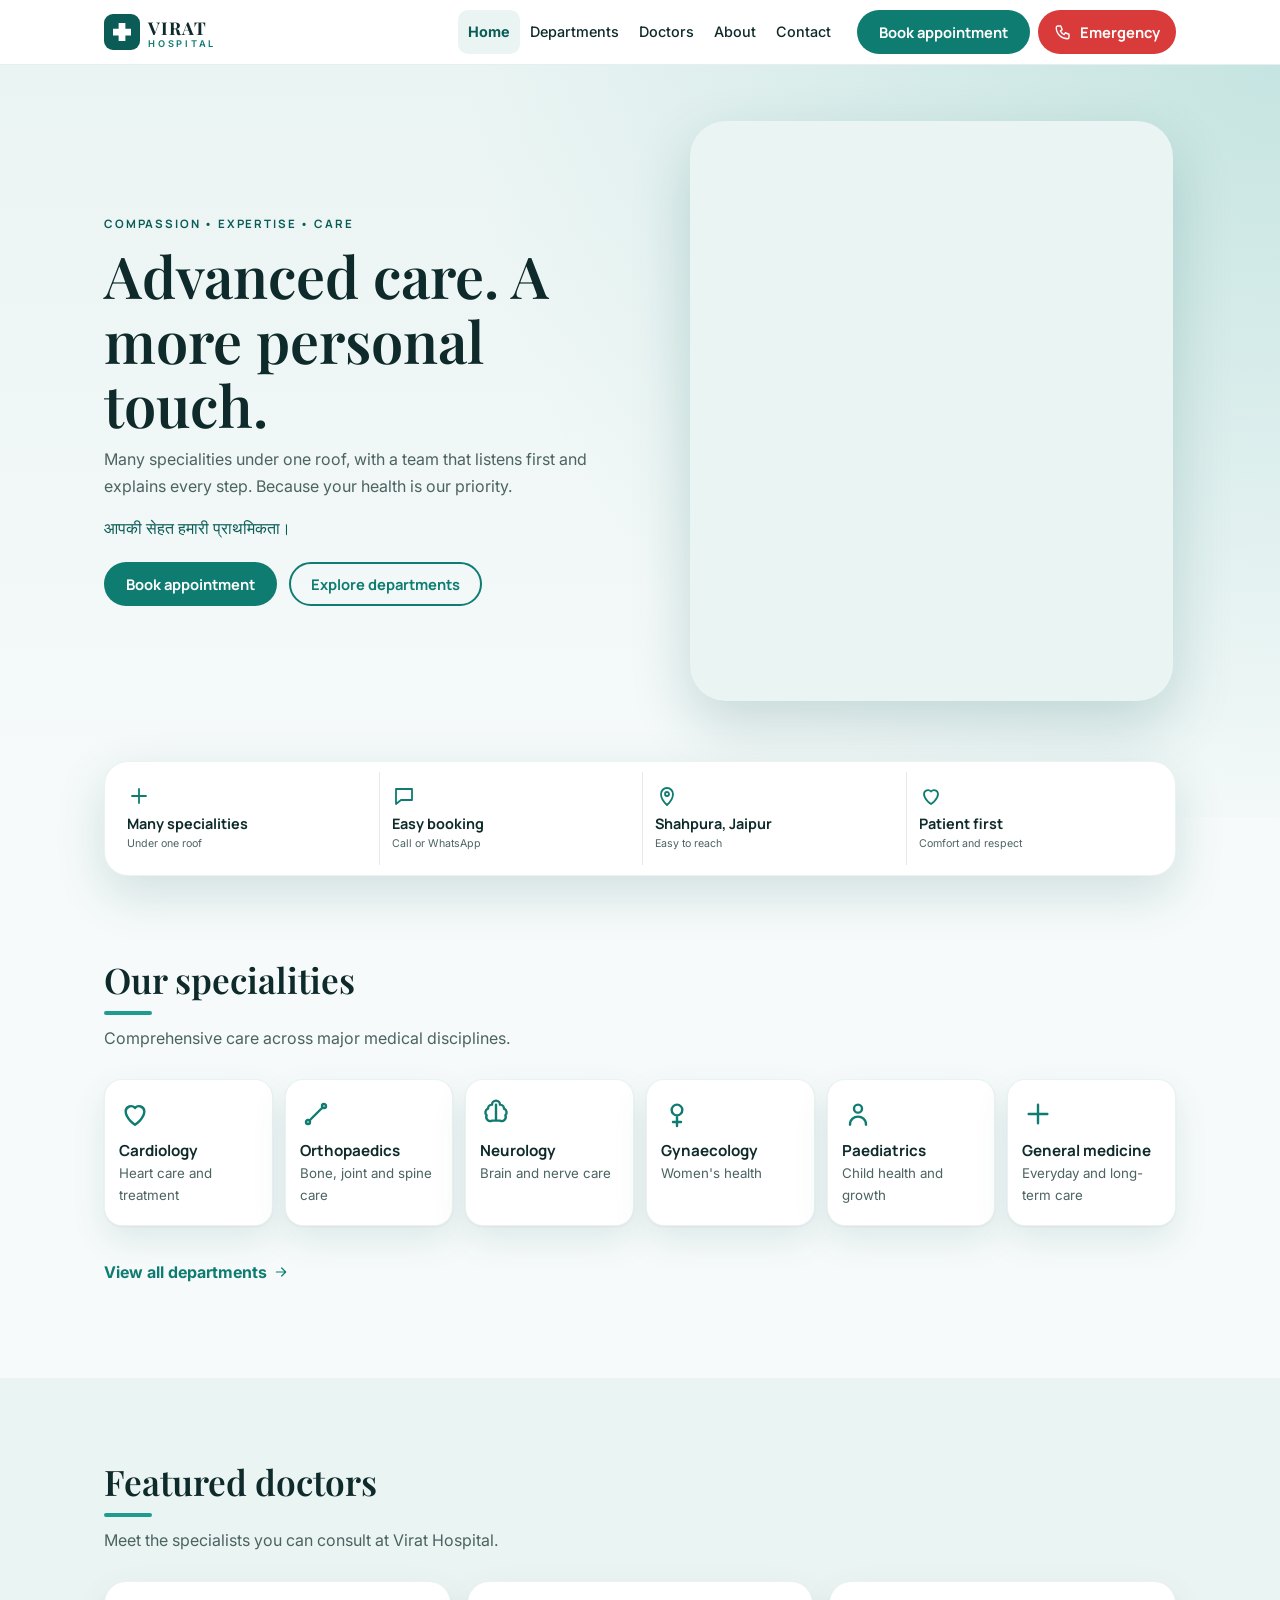
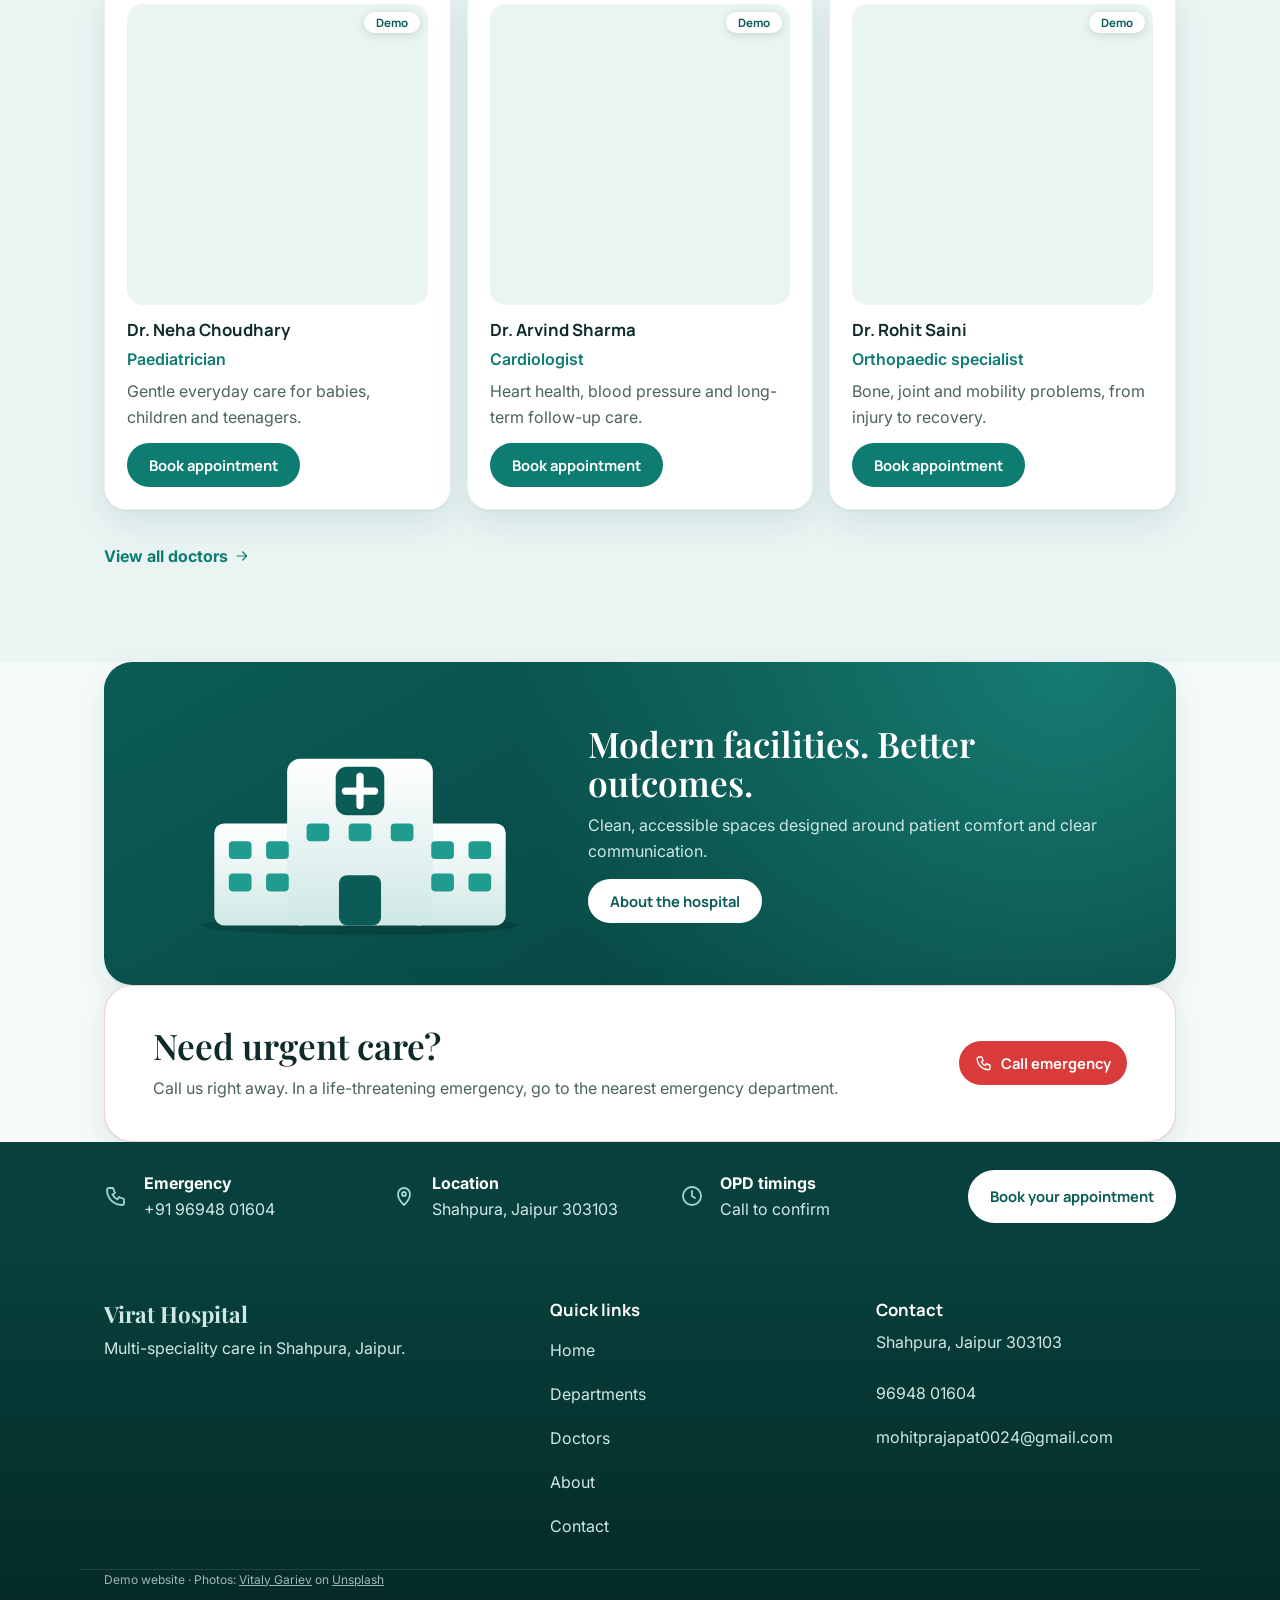
<file: index.html>
<!DOCTYPE html>
<html lang="en"><head><meta charset="utf-8"><meta name="viewport" content="width=device-width, initial-scale=1">
<title>Virat Hospital, Shahpura Jaipur | Multi-speciality care</title><meta name="description" content="Virat Hospital, Shahpura, Jaipur 303103. Multi-speciality care. Book on WhatsApp. Demo website."><meta name="theme-color" content="#0B5C57">
<link rel="icon" href="assets/favicon.svg" type="image/svg+xml">
<meta property="og:type" content="website"><meta property="og:title" content="Virat Hospital, Shahpura Jaipur | Multi-speciality care"><meta property="og:description" content="Virat Hospital, Shahpura, Jaipur 303103. Multi-speciality care. Book on WhatsApp. Demo website."><meta property="og:image" content="assets/og.svg">
<link rel="preconnect" href="https://fonts.googleapis.com"><link rel="preconnect" href="https://fonts.gstatic.com" crossorigin>
<link href="https://fonts.googleapis.com/css2?family=Inter:wght@400;500;600&amp;family=Manrope:wght@600;700;800&amp;family=Playfair+Display:wght@600;700&amp;display=swap" rel="stylesheet">
<link rel="stylesheet" href="style.css"><script type="application/ld+json">{"@context":"https://schema.org","@type":"Hospital","name":"Virat Hospital","telephone":"+919694801604","email":"mohitprajapat0024@gmail.com","address":{"@type":"PostalAddress","addressLocality":"Shahpura","addressRegion":"Rajasthan","postalCode":"303103","addressCountry":"IN"}}</script><script>document.documentElement.classList.add('js')</script></head>
<body><svg width="0" height="0" style="position:absolute" aria-hidden="true" focusable="false"><defs><symbol id="i-heart" viewBox="0 0 24 24"><path d="M12 20s-7-4.4-7-10a4 4 0 0 1 7-2.5A4 4 0 0 1 19 10c0 5.6-7 10-7 10z"/></symbol><symbol id="i-brain" viewBox="0 0 24 24"><path d="M9 5a3 3 0 0 0-3 3 3 3 0 0 0-1 5 3 3 0 0 0 4 4h6a3 3 0 0 0 4-4 3 3 0 0 0-1-5 3 3 0 0 0-3-3 3 3 0 0 0-6 0zM12 5v12"/></symbol><symbol id="i-bone" viewBox="0 0 24 24"><path d="M7.5 16.5l9-9M4.5 18a1.5 1.5 0 1 0 3 0 1.5 1.5 0 1 0-3 0M16.5 6a1.5 1.5 0 1 0 3 0 1.5 1.5 0 1 0-3 0"/></symbol><symbol id="i-child" viewBox="0 0 24 24"><path d="M9 8a3 3 0 1 0 6 0 3 3 0 1 0-6 0M6 20c0-4 3-6 6-6s6 2 6 6"/></symbol><symbol id="i-women" viewBox="0 0 24 24"><path d="M8 9a4 4 0 1 0 8 0 4 4 0 1 0-8 0M12 13v8M9 18h6"/></symbol><symbol id="i-cross" viewBox="0 0 24 24"><path d="M12 5v14M5 12h14"/></symbol><symbol id="i-drop" viewBox="0 0 24 24"><path d="M12 3s6 6 6 10a6 6 0 0 1-12 0c0-4 6-10 6-10z"/></symbol><symbol id="i-scan" viewBox="0 0 24 24"><path d="M4 8V5h3M17 5h3v3M20 16v3h-3M7 19H4v-3M4 12h16"/></symbol><symbol id="i-phone" viewBox="0 0 24 24"><path d="M5 4h4l2 5-2.5 1.5a11 11 0 0 0 5 5L15 13l5 2v4a2 2 0 0 1-2 2A15 15 0 0 1 3 6a2 2 0 0 1 2-2z"/></symbol><symbol id="i-chat" viewBox="0 0 24 24"><path d="M4 5h16v11H9l-5 4z"/></symbol><symbol id="i-pin" viewBox="0 0 24 24"><path d="M12 21s-6-5.5-6-11a6 6 0 0 1 12 0c0 5.5-6 11-6 11zM10 10a2 2 0 1 0 4 0 2 2 0 1 0-4 0"/></symbol><symbol id="i-mail" viewBox="0 0 24 24"><path d="M3 6h18v12H3zM3 7l9 7 9-7"/></symbol><symbol id="i-clock" viewBox="0 0 24 24"><path d="M3 12a9 9 0 1 0 18 0 9 9 0 1 0-18 0M12 7v5l3 2"/></symbol><symbol id="i-arr" viewBox="0 0 24 24"><path d="M5 12h14M13 6l6 6-6 6"/></symbol><symbol id="i-shield" viewBox="0 0 24 24"><path d="M12 3l7 3v5c0 5-3 8-7 10-4-2-7-5-7-10V6z"/></symbol><symbol id="i-lung" viewBox="0 0 24 24"><path d="M12 4v9M12 13c-2 0-6 1-6 6 0 1 1 2 3 2 2 0 3-2 3-4M12 13c2 0 6 1 6 6 0 1-1 2-3 2-2 0-3-2-3-4"/></symbol></defs></svg><a class="skip" href="#main">Skip to content</a>
<header class="site-header"><div class="wrap bar">
<a class="brand" href="index.html" aria-label="Virat Hospital, home"><svg class="mark" viewBox="0 0 64 64" aria-hidden="true"><rect width="64" height="64" rx="16" fill="#0B5C57"/><path d="M26 16h12v10h10v12H38v10H26V38H16V26h10z" fill="#fff"/></svg><span class="bt"><b>Virat</b><small>Hospital</small></span></a>
<nav id="nav" class="nav" aria-label="Main"><a href="index.html" aria-current="page">Home</a><a href="departments.html">Departments</a><a href="doctors.html">Doctors</a><a href="about.html">About</a><a href="contact.html">Contact</a></nav>
<a class="btn btn-book" href="contact.html#appointment">Book appointment</a>
<a class="btn btn-emergency" href="tel:+919694801604" aria-label="Emergency call"><svg class="i" viewBox="0 0 24 24" aria-hidden="true"><use href="#i-phone"/></svg>Emergency</a>
<button class="menu-btn" type="button" aria-expanded="false" aria-controls="nav" aria-label="Menu"><span></span><span></span><span></span></button></div></header>
<main id="main"><section class="hero"><div class="wrap hero-grid"><div class="hc"><p class="kicker">Compassion &bull; Expertise &bull; Care</p>
<h1>Advanced care. A more personal touch.</h1><p class="lead">Many specialities under one roof, with a team that listens first and explains every step. Because your health is our priority.</p><p class="hindi" lang="hi">आपकी सेहत हमारी प्राथमिकता।</p>
<div class="actions"><a class="btn btn-primary" href="contact.html#appointment">Book appointment</a><a class="btn btn-ghost" href="departments.html">Explore departments</a></div></div>
<figure class="hp"><img src="https://images.unsplash.com/photo-1758691462651-611d730c5272?auto=format&amp;fit=crop&amp;crop=faces&amp;w=900&amp;h=1100&amp;q=75" alt="Smiling doctor at Virat Hospital" width="900" height="1100" decoding="async" fetchpriority="high" onerror="this.remove()"></figure></div></section>
<section class="wrap qwrap"><ul class="qbar"><li><svg class="i" viewBox="0 0 24 24" aria-hidden="true"><use href="#i-cross"/></svg><b>Many specialities</b><small>Under one roof</small></li><li><svg class="i" viewBox="0 0 24 24" aria-hidden="true"><use href="#i-chat"/></svg><b>Easy booking</b><small>Call or WhatsApp</small></li><li><svg class="i" viewBox="0 0 24 24" aria-hidden="true"><use href="#i-pin"/></svg><b>Shahpura, Jaipur</b><small>Easy to reach</small></li><li><svg class="i" viewBox="0 0 24 24" aria-hidden="true"><use href="#i-heart"/></svg><b>Patient first</b><small>Comfort and respect</small></li></ul></section>
<section class="sec"><div class="wrap"><div class="sh reveal"><h2>Our specialities</h2><p>Comprehensive care across major medical disciplines.</p></div><ul class="tiles"><li><a class="tile" href="departments.html"><svg class="i" viewBox="0 0 24 24" aria-hidden="true"><use href="#i-heart"/></svg><b>Cardiology</b><small>Heart care and treatment</small></a></li><li><a class="tile" href="departments.html"><svg class="i" viewBox="0 0 24 24" aria-hidden="true"><use href="#i-bone"/></svg><b>Orthopaedics</b><small>Bone, joint and spine care</small></a></li><li><a class="tile" href="departments.html"><svg class="i" viewBox="0 0 24 24" aria-hidden="true"><use href="#i-brain"/></svg><b>Neurology</b><small>Brain and nerve care</small></a></li><li><a class="tile" href="departments.html"><svg class="i" viewBox="0 0 24 24" aria-hidden="true"><use href="#i-women"/></svg><b>Gynaecology</b><small>Women's health</small></a></li><li><a class="tile" href="departments.html"><svg class="i" viewBox="0 0 24 24" aria-hidden="true"><use href="#i-child"/></svg><b>Paediatrics</b><small>Child health and growth</small></a></li><li><a class="tile" href="departments.html"><svg class="i" viewBox="0 0 24 24" aria-hidden="true"><use href="#i-cross"/></svg><b>General medicine</b><small>Everyday and long-term care</small></a></li></ul><p class="more"><a href="departments.html">View all departments <svg class="i sm" viewBox="0 0 24 24" aria-hidden="true"><use href="#i-arr"/></svg></a></p></div></section>
<section class="sec soft"><div class="wrap"><div class="sh reveal"><h2>Featured doctors</h2><p>Meet the specialists you can consult at Virat Hospital.</p></div><ul class="grid g3"><li class="card dcard reveal" data-s="dr. neha choudhary paediatrician"><div class="photo"><img src="https://images.unsplash.com/photo-1758691462848-31a39258dbd8?auto=format&amp;fit=crop&amp;crop=faces&amp;w=480&amp;h=480&amp;q=75" alt="Dr. Neha Choudhary" width="480" height="480" decoding="async" loading="lazy" onerror="this.remove()"></div><span class="demo">Demo</span><h3>Dr. Neha Choudhary</h3><p class="role">Paediatrician</p><p>Gentle everyday care for babies, children and teenagers.</p><a class="btn btn-sm" href="contact.html#appointment">Book appointment</a></li><li class="card dcard reveal" data-s="dr. arvind sharma cardiologist"><div class="photo"><img src="https://images.unsplash.com/photo-1758691461513-88a0aef72160?auto=format&amp;fit=crop&amp;crop=faces&amp;w=480&amp;h=480&amp;q=75" alt="Dr. Arvind Sharma" width="480" height="480" decoding="async" loading="lazy" onerror="this.remove()"></div><span class="demo">Demo</span><h3>Dr. Arvind Sharma</h3><p class="role">Cardiologist</p><p>Heart health, blood pressure and long-term follow-up care.</p><a class="btn btn-sm" href="contact.html#appointment">Book appointment</a></li><li class="card dcard reveal" data-s="dr. rohit saini orthopaedic specialist"><div class="photo"><img src="https://images.unsplash.com/photo-1758691463384-771db2f192b3?auto=format&amp;fit=crop&amp;crop=faces&amp;w=480&amp;h=480&amp;q=75" alt="Dr. Rohit Saini" width="480" height="480" decoding="async" loading="lazy" onerror="this.remove()"></div><span class="demo">Demo</span><h3>Dr. Rohit Saini</h3><p class="role">Orthopaedic specialist</p><p>Bone, joint and mobility problems, from injury to recovery.</p><a class="btn btn-sm" href="contact.html#appointment">Book appointment</a></li></ul><p class="more"><a href="doctors.html">View all doctors <svg class="i sm" viewBox="0 0 24 24" aria-hidden="true"><use href="#i-arr"/></svg></a></p></div></section>
<section class="wrap pad"><div class="facil reveal"><svg class="bld" viewBox="0 0 420 300" role="img" aria-label="Illustration of the hospital building"><defs><linearGradient id="g1" x1="0" y1="0" x2="0" y2="1"><stop offset="0" stop-color="#fff"/><stop offset="1" stop-color="#cfe8e5"/></linearGradient></defs><ellipse cx="210" cy="276" rx="195" ry="12" fill="#000" opacity=".15"/><rect x="30" y="150" width="120" height="126" rx="12" fill="url(#g1)"/><rect x="270" y="150" width="120" height="126" rx="12" fill="url(#g1)"/><rect x="120" y="70" width="180" height="206" rx="16" fill="url(#g1)"/><g fill="#1F9C8E"><rect x="48" y="172" width="28" height="22" rx="5"/><rect x="94" y="172" width="28" height="22" rx="5"/><rect x="48" y="212" width="28" height="22" rx="5"/><rect x="94" y="212" width="28" height="22" rx="5"/><rect x="298" y="172" width="28" height="22" rx="5"/><rect x="344" y="172" width="28" height="22" rx="5"/><rect x="298" y="212" width="28" height="22" rx="5"/><rect x="344" y="212" width="28" height="22" rx="5"/><rect x="144" y="150" width="28" height="22" rx="5"/><rect x="196" y="150" width="28" height="22" rx="5"/><rect x="248" y="150" width="28" height="22" rx="5"/></g><rect x="184" y="214" width="52" height="62" rx="10" fill="#0B5C57"/><rect x="180" y="80" width="60" height="60" rx="14" fill="#0B5C57"/><path d="M210 92v36M192 110h36" stroke="#fff" stroke-width="9" stroke-linecap="round"/></svg><div><h2>Modern facilities. Better outcomes.</h2><p>Clean, accessible spaces designed around patient comfort and clear communication.</p><a class="btn btn-light" href="about.html">About the hospital</a></div></div></section>
<section class="wrap pad"><div class="urgent reveal"><div><h2>Need urgent care?</h2><p>Call us right away. In a life-threatening emergency, go to the nearest emergency department.</p></div><a class="btn btn-emergency" href="tel:+919694801604"><svg class="i" viewBox="0 0 24 24" aria-hidden="true"><use href="#i-phone"/></svg>Call emergency</a></div></section>
<section class="info"><div class="wrap igrid"><div><svg class="i" viewBox="0 0 24 24" aria-hidden="true"><use href="#i-phone"/></svg><b>Emergency</b><span>+91 96948 01604</span></div><div><svg class="i" viewBox="0 0 24 24" aria-hidden="true"><use href="#i-pin"/></svg><b>Location</b><span>Shahpura, Jaipur 303103</span></div><div><svg class="i" viewBox="0 0 24 24" aria-hidden="true"><use href="#i-clock"/></svg><b>OPD timings</b><span>Call to confirm</span></div><a class="btn btn-light" href="contact.html#appointment">Book your appointment</a></div></section></main>
<footer class="footer"><div class="wrap fgrid"><div><p class="fb">Virat Hospital</p><p>Multi-speciality care in Shahpura, Jaipur.</p></div>
<div><h3>Quick links</h3><a href="index.html" aria-current="page">Home</a><a href="departments.html">Departments</a><a href="doctors.html">Doctors</a><a href="about.html">About</a><a href="contact.html">Contact</a></div>
<div><h3>Contact</h3><p>Shahpura, Jaipur 303103</p><a href="tel:+919694801604">96948 01604</a><a href="mailto:mohitprajapat0024@gmail.com">mohitprajapat0024@gmail.com</a></div></div>
<div class="wrap fbot"><p class="tiny">Demo website &middot; Photos: <a href="https://unsplash.com/@silverkblack" target="_blank" rel="noopener">Vitaly Gariev</a> on <a href="https://unsplash.com" target="_blank" rel="noopener">Unsplash</a></p></div></footer>
<nav class="dock" aria-label="Quick actions"><a href="tel:+919694801604">Call</a><a href="https://wa.me/919694801604" target="_blank" rel="noopener">WhatsApp</a><a href="contact.html#appointment">Book</a></nav>
<script src="script.js" defer></script></body></html>
</file>
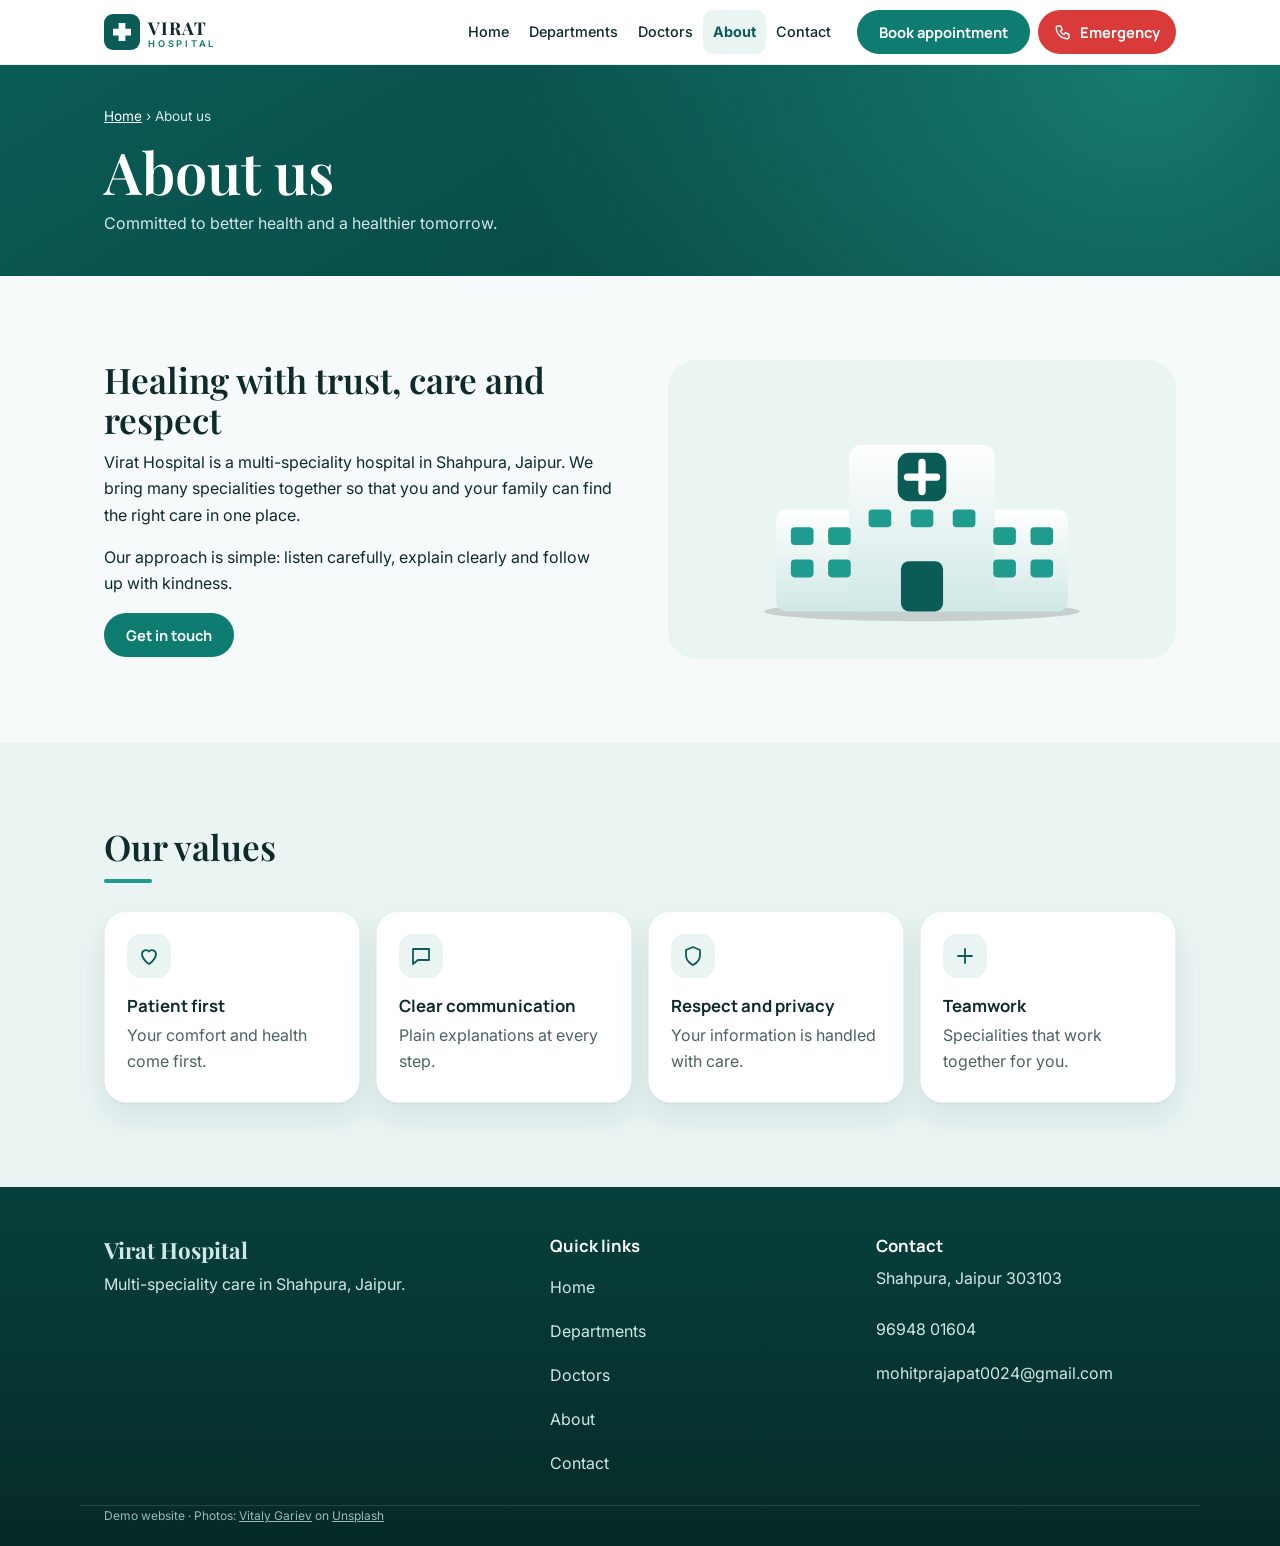
<file: about.html>
<!DOCTYPE html>
<html lang="en"><head><meta charset="utf-8"><meta name="viewport" content="width=device-width, initial-scale=1">
<title>About | Virat Hospital</title><meta name="description" content="About Virat Hospital, a multi-speciality hospital in Shahpura, Jaipur."><meta name="theme-color" content="#0B5C57">
<link rel="icon" href="assets/favicon.svg" type="image/svg+xml">
<meta property="og:type" content="website"><meta property="og:title" content="About | Virat Hospital"><meta property="og:description" content="About Virat Hospital, a multi-speciality hospital in Shahpura, Jaipur."><meta property="og:image" content="assets/og.svg">
<link rel="preconnect" href="https://fonts.googleapis.com"><link rel="preconnect" href="https://fonts.gstatic.com" crossorigin>
<link href="https://fonts.googleapis.com/css2?family=Inter:wght@400;500;600&amp;family=Manrope:wght@600;700;800&amp;family=Playfair+Display:wght@600;700&amp;display=swap" rel="stylesheet">
<link rel="stylesheet" href="style.css"><script>document.documentElement.classList.add('js')</script></head>
<body><svg width="0" height="0" style="position:absolute" aria-hidden="true" focusable="false"><defs><symbol id="i-heart" viewBox="0 0 24 24"><path d="M12 20s-7-4.4-7-10a4 4 0 0 1 7-2.5A4 4 0 0 1 19 10c0 5.6-7 10-7 10z"/></symbol><symbol id="i-brain" viewBox="0 0 24 24"><path d="M9 5a3 3 0 0 0-3 3 3 3 0 0 0-1 5 3 3 0 0 0 4 4h6a3 3 0 0 0 4-4 3 3 0 0 0-1-5 3 3 0 0 0-3-3 3 3 0 0 0-6 0zM12 5v12"/></symbol><symbol id="i-bone" viewBox="0 0 24 24"><path d="M7.5 16.5l9-9M4.5 18a1.5 1.5 0 1 0 3 0 1.5 1.5 0 1 0-3 0M16.5 6a1.5 1.5 0 1 0 3 0 1.5 1.5 0 1 0-3 0"/></symbol><symbol id="i-child" viewBox="0 0 24 24"><path d="M9 8a3 3 0 1 0 6 0 3 3 0 1 0-6 0M6 20c0-4 3-6 6-6s6 2 6 6"/></symbol><symbol id="i-women" viewBox="0 0 24 24"><path d="M8 9a4 4 0 1 0 8 0 4 4 0 1 0-8 0M12 13v8M9 18h6"/></symbol><symbol id="i-cross" viewBox="0 0 24 24"><path d="M12 5v14M5 12h14"/></symbol><symbol id="i-drop" viewBox="0 0 24 24"><path d="M12 3s6 6 6 10a6 6 0 0 1-12 0c0-4 6-10 6-10z"/></symbol><symbol id="i-scan" viewBox="0 0 24 24"><path d="M4 8V5h3M17 5h3v3M20 16v3h-3M7 19H4v-3M4 12h16"/></symbol><symbol id="i-phone" viewBox="0 0 24 24"><path d="M5 4h4l2 5-2.5 1.5a11 11 0 0 0 5 5L15 13l5 2v4a2 2 0 0 1-2 2A15 15 0 0 1 3 6a2 2 0 0 1 2-2z"/></symbol><symbol id="i-chat" viewBox="0 0 24 24"><path d="M4 5h16v11H9l-5 4z"/></symbol><symbol id="i-pin" viewBox="0 0 24 24"><path d="M12 21s-6-5.5-6-11a6 6 0 0 1 12 0c0 5.5-6 11-6 11zM10 10a2 2 0 1 0 4 0 2 2 0 1 0-4 0"/></symbol><symbol id="i-mail" viewBox="0 0 24 24"><path d="M3 6h18v12H3zM3 7l9 7 9-7"/></symbol><symbol id="i-clock" viewBox="0 0 24 24"><path d="M3 12a9 9 0 1 0 18 0 9 9 0 1 0-18 0M12 7v5l3 2"/></symbol><symbol id="i-arr" viewBox="0 0 24 24"><path d="M5 12h14M13 6l6 6-6 6"/></symbol><symbol id="i-shield" viewBox="0 0 24 24"><path d="M12 3l7 3v5c0 5-3 8-7 10-4-2-7-5-7-10V6z"/></symbol><symbol id="i-lung" viewBox="0 0 24 24"><path d="M12 4v9M12 13c-2 0-6 1-6 6 0 1 1 2 3 2 2 0 3-2 3-4M12 13c2 0 6 1 6 6 0 1-1 2-3 2-2 0-3-2-3-4"/></symbol></defs></svg><a class="skip" href="#main">Skip to content</a>
<header class="site-header"><div class="wrap bar">
<a class="brand" href="index.html" aria-label="Virat Hospital, home"><svg class="mark" viewBox="0 0 64 64" aria-hidden="true"><rect width="64" height="64" rx="16" fill="#0B5C57"/><path d="M26 16h12v10h10v12H38v10H26V38H16V26h10z" fill="#fff"/></svg><span class="bt"><b>Virat</b><small>Hospital</small></span></a>
<nav id="nav" class="nav" aria-label="Main"><a href="index.html">Home</a><a href="departments.html">Departments</a><a href="doctors.html">Doctors</a><a href="about.html" aria-current="page">About</a><a href="contact.html">Contact</a></nav>
<a class="btn btn-book" href="contact.html#appointment">Book appointment</a>
<a class="btn btn-emergency" href="tel:+919694801604" aria-label="Emergency call"><svg class="i" viewBox="0 0 24 24" aria-hidden="true"><use href="#i-phone"/></svg>Emergency</a>
<button class="menu-btn" type="button" aria-expanded="false" aria-controls="nav" aria-label="Menu"><span></span><span></span><span></span></button></div></header>
<main id="main"><section class="banner"><div class="wrap"><p class="crumb"><a href="index.html">Home</a> &rsaquo; About us</p><h1>About us</h1><p>Committed to better health and a healthier tomorrow.</p></div></section><section class="sec"><div class="wrap two"><div class="reveal"><h2>Healing with trust, care and respect</h2><p>Virat Hospital is a multi-speciality hospital in Shahpura, Jaipur. We bring many specialities together so that you and your family can find the right care in one place.</p><p>Our approach is simple: listen carefully, explain clearly and follow up with kindness.</p><a class="btn btn-primary" href="contact.html">Get in touch</a></div><div class="reveal art"><svg class="bld" viewBox="0 0 420 300" role="img" aria-label="Illustration of the hospital building"><defs><linearGradient id="g1" x1="0" y1="0" x2="0" y2="1"><stop offset="0" stop-color="#fff"/><stop offset="1" stop-color="#cfe8e5"/></linearGradient></defs><ellipse cx="210" cy="276" rx="195" ry="12" fill="#000" opacity=".15"/><rect x="30" y="150" width="120" height="126" rx="12" fill="url(#g1)"/><rect x="270" y="150" width="120" height="126" rx="12" fill="url(#g1)"/><rect x="120" y="70" width="180" height="206" rx="16" fill="url(#g1)"/><g fill="#1F9C8E"><rect x="48" y="172" width="28" height="22" rx="5"/><rect x="94" y="172" width="28" height="22" rx="5"/><rect x="48" y="212" width="28" height="22" rx="5"/><rect x="94" y="212" width="28" height="22" rx="5"/><rect x="298" y="172" width="28" height="22" rx="5"/><rect x="344" y="172" width="28" height="22" rx="5"/><rect x="298" y="212" width="28" height="22" rx="5"/><rect x="344" y="212" width="28" height="22" rx="5"/><rect x="144" y="150" width="28" height="22" rx="5"/><rect x="196" y="150" width="28" height="22" rx="5"/><rect x="248" y="150" width="28" height="22" rx="5"/></g><rect x="184" y="214" width="52" height="62" rx="10" fill="#0B5C57"/><rect x="180" y="80" width="60" height="60" rx="14" fill="#0B5C57"/><path d="M210 92v36M192 110h36" stroke="#fff" stroke-width="9" stroke-linecap="round"/></svg></div></div></div></section><section class="sec soft"><div class="wrap"><div class="sh reveal"><h2>Our values</h2></div><ul class="grid g4"><li class="card reveal"><svg class="i big" viewBox="0 0 24 24" aria-hidden="true"><use href="#i-heart"/></svg><h3>Patient first</h3><p>Your comfort and health come first.</p></li><li class="card reveal"><svg class="i big" viewBox="0 0 24 24" aria-hidden="true"><use href="#i-chat"/></svg><h3>Clear communication</h3><p>Plain explanations at every step.</p></li><li class="card reveal"><svg class="i big" viewBox="0 0 24 24" aria-hidden="true"><use href="#i-shield"/></svg><h3>Respect and privacy</h3><p>Your information is handled with care.</p></li><li class="card reveal"><svg class="i big" viewBox="0 0 24 24" aria-hidden="true"><use href="#i-cross"/></svg><h3>Teamwork</h3><p>Specialities that work together for you.</p></li></ul></div></section></main>
<footer class="footer"><div class="wrap fgrid"><div><p class="fb">Virat Hospital</p><p>Multi-speciality care in Shahpura, Jaipur.</p></div>
<div><h3>Quick links</h3><a href="index.html">Home</a><a href="departments.html">Departments</a><a href="doctors.html">Doctors</a><a href="about.html" aria-current="page">About</a><a href="contact.html">Contact</a></div>
<div><h3>Contact</h3><p>Shahpura, Jaipur 303103</p><a href="tel:+919694801604">96948 01604</a><a href="mailto:mohitprajapat0024@gmail.com">mohitprajapat0024@gmail.com</a></div></div>
<div class="wrap fbot"><p class="tiny">Demo website &middot; Photos: <a href="https://unsplash.com/@silverkblack" target="_blank" rel="noopener">Vitaly Gariev</a> on <a href="https://unsplash.com" target="_blank" rel="noopener">Unsplash</a></p></div></footer>
<nav class="dock" aria-label="Quick actions"><a href="tel:+919694801604">Call</a><a href="https://wa.me/919694801604" target="_blank" rel="noopener">WhatsApp</a><a href="contact.html#appointment">Book</a></nav>
<script src="script.js" defer></script></body></html>
</file>
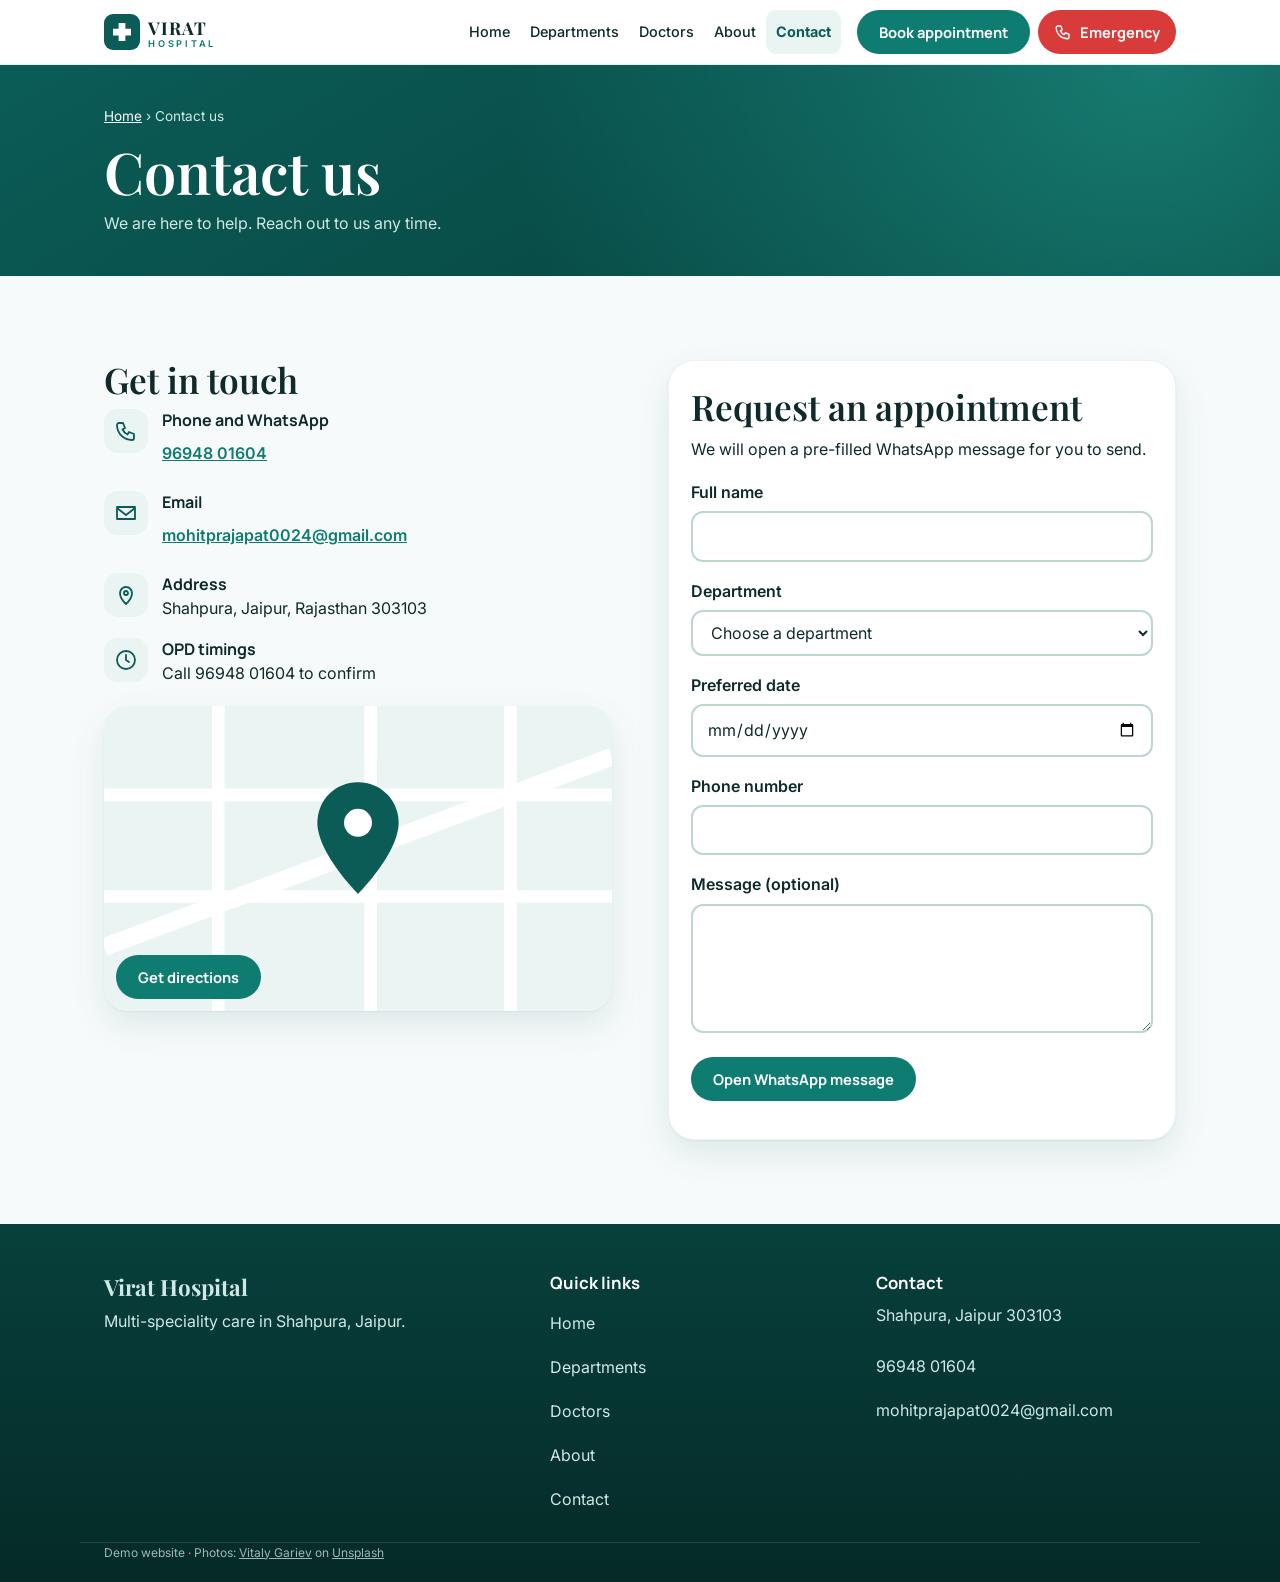
<file: contact.html>
<!DOCTYPE html>
<html lang="en"><head><meta charset="utf-8"><meta name="viewport" content="width=device-width, initial-scale=1">
<title>Contact and appointments | Virat Hospital</title><meta name="description" content="Call, email or request an appointment at Virat Hospital, Shahpura, Jaipur 303103."><meta name="theme-color" content="#0B5C57">
<link rel="icon" href="assets/favicon.svg" type="image/svg+xml">
<meta property="og:type" content="website"><meta property="og:title" content="Contact and appointments | Virat Hospital"><meta property="og:description" content="Call, email or request an appointment at Virat Hospital, Shahpura, Jaipur 303103."><meta property="og:image" content="assets/og.svg">
<link rel="preconnect" href="https://fonts.googleapis.com"><link rel="preconnect" href="https://fonts.gstatic.com" crossorigin>
<link href="https://fonts.googleapis.com/css2?family=Inter:wght@400;500;600&amp;family=Manrope:wght@600;700;800&amp;family=Playfair+Display:wght@600;700&amp;display=swap" rel="stylesheet">
<link rel="stylesheet" href="style.css"><script>document.documentElement.classList.add('js')</script></head>
<body><svg width="0" height="0" style="position:absolute" aria-hidden="true" focusable="false"><defs><symbol id="i-heart" viewBox="0 0 24 24"><path d="M12 20s-7-4.4-7-10a4 4 0 0 1 7-2.5A4 4 0 0 1 19 10c0 5.6-7 10-7 10z"/></symbol><symbol id="i-brain" viewBox="0 0 24 24"><path d="M9 5a3 3 0 0 0-3 3 3 3 0 0 0-1 5 3 3 0 0 0 4 4h6a3 3 0 0 0 4-4 3 3 0 0 0-1-5 3 3 0 0 0-3-3 3 3 0 0 0-6 0zM12 5v12"/></symbol><symbol id="i-bone" viewBox="0 0 24 24"><path d="M7.5 16.5l9-9M4.5 18a1.5 1.5 0 1 0 3 0 1.5 1.5 0 1 0-3 0M16.5 6a1.5 1.5 0 1 0 3 0 1.5 1.5 0 1 0-3 0"/></symbol><symbol id="i-child" viewBox="0 0 24 24"><path d="M9 8a3 3 0 1 0 6 0 3 3 0 1 0-6 0M6 20c0-4 3-6 6-6s6 2 6 6"/></symbol><symbol id="i-women" viewBox="0 0 24 24"><path d="M8 9a4 4 0 1 0 8 0 4 4 0 1 0-8 0M12 13v8M9 18h6"/></symbol><symbol id="i-cross" viewBox="0 0 24 24"><path d="M12 5v14M5 12h14"/></symbol><symbol id="i-drop" viewBox="0 0 24 24"><path d="M12 3s6 6 6 10a6 6 0 0 1-12 0c0-4 6-10 6-10z"/></symbol><symbol id="i-scan" viewBox="0 0 24 24"><path d="M4 8V5h3M17 5h3v3M20 16v3h-3M7 19H4v-3M4 12h16"/></symbol><symbol id="i-phone" viewBox="0 0 24 24"><path d="M5 4h4l2 5-2.5 1.5a11 11 0 0 0 5 5L15 13l5 2v4a2 2 0 0 1-2 2A15 15 0 0 1 3 6a2 2 0 0 1 2-2z"/></symbol><symbol id="i-chat" viewBox="0 0 24 24"><path d="M4 5h16v11H9l-5 4z"/></symbol><symbol id="i-pin" viewBox="0 0 24 24"><path d="M12 21s-6-5.5-6-11a6 6 0 0 1 12 0c0 5.5-6 11-6 11zM10 10a2 2 0 1 0 4 0 2 2 0 1 0-4 0"/></symbol><symbol id="i-mail" viewBox="0 0 24 24"><path d="M3 6h18v12H3zM3 7l9 7 9-7"/></symbol><symbol id="i-clock" viewBox="0 0 24 24"><path d="M3 12a9 9 0 1 0 18 0 9 9 0 1 0-18 0M12 7v5l3 2"/></symbol><symbol id="i-arr" viewBox="0 0 24 24"><path d="M5 12h14M13 6l6 6-6 6"/></symbol><symbol id="i-shield" viewBox="0 0 24 24"><path d="M12 3l7 3v5c0 5-3 8-7 10-4-2-7-5-7-10V6z"/></symbol><symbol id="i-lung" viewBox="0 0 24 24"><path d="M12 4v9M12 13c-2 0-6 1-6 6 0 1 1 2 3 2 2 0 3-2 3-4M12 13c2 0 6 1 6 6 0 1-1 2-3 2-2 0-3-2-3-4"/></symbol></defs></svg><a class="skip" href="#main">Skip to content</a>
<header class="site-header"><div class="wrap bar">
<a class="brand" href="index.html" aria-label="Virat Hospital, home"><svg class="mark" viewBox="0 0 64 64" aria-hidden="true"><rect width="64" height="64" rx="16" fill="#0B5C57"/><path d="M26 16h12v10h10v12H38v10H26V38H16V26h10z" fill="#fff"/></svg><span class="bt"><b>Virat</b><small>Hospital</small></span></a>
<nav id="nav" class="nav" aria-label="Main"><a href="index.html">Home</a><a href="departments.html">Departments</a><a href="doctors.html">Doctors</a><a href="about.html">About</a><a href="contact.html" aria-current="page">Contact</a></nav>
<a class="btn btn-book" href="contact.html#appointment">Book appointment</a>
<a class="btn btn-emergency" href="tel:+919694801604" aria-label="Emergency call"><svg class="i" viewBox="0 0 24 24" aria-hidden="true"><use href="#i-phone"/></svg>Emergency</a>
<button class="menu-btn" type="button" aria-expanded="false" aria-controls="nav" aria-label="Menu"><span></span><span></span><span></span></button></div></header>
<main id="main"><section class="banner"><div class="wrap"><p class="crumb"><a href="index.html">Home</a> &rsaquo; Contact us</p><h1>Contact us</h1><p>We are here to help. Reach out to us any time.</p></div></section><section class="sec"><div class="wrap two"><div class="reveal"><h2>Get in touch</h2><ul class="clist"><li><svg class="i big" viewBox="0 0 24 24" aria-hidden="true"><use href="#i-phone"/></svg><span><b>Phone and WhatsApp</b><a href="tel:+919694801604">96948 01604</a></span></li><li><svg class="i big" viewBox="0 0 24 24" aria-hidden="true"><use href="#i-mail"/></svg><span><b>Email</b><a href="mailto:mohitprajapat0024@gmail.com">mohitprajapat0024@gmail.com</a></span></li><li><svg class="i big" viewBox="0 0 24 24" aria-hidden="true"><use href="#i-pin"/></svg><span><b>Address</b>Shahpura, Jaipur, Rajasthan 303103</span></li><li><svg class="i big" viewBox="0 0 24 24" aria-hidden="true"><use href="#i-clock"/></svg><span><b>OPD timings</b>Call 96948 01604 to confirm</span></li></ul>
<div class="map" role="img" aria-label="Location map, Shahpura Jaipur"><svg viewBox="0 0 400 240" preserveAspectRatio="xMidYMid slice" aria-hidden="true"><rect width="400" height="240" fill="#EAF4F3"/><path d="M0 70h400M0 150h400M90 0v240M210 0v240M320 0v240" stroke="#fff" stroke-width="10"/><path d="M0 190L400 40" stroke="#fff" stroke-width="14"/><path d="M200 60c-18 0-32 14-32 32 0 24 32 56 32 56s32-32 32-56c0-18-14-32-32-32z" fill="#0B5C57"/><circle cx="200" cy="92" r="11" fill="#fff"/></svg><a class="btn btn-primary" href="https://www.google.com/maps/search/?api=1&amp;query=Shahpura%2C%20Jaipur%20303103" target="_blank" rel="noopener">Get directions</a></div></div>
<div id="appointment" class="reveal"><form id="appt" class="form" novalidate><h2>Request an appointment</h2><p>We will open a pre-filled WhatsApp message for you to send.</p><div class="field"><label for="name">Full name</label><input id="name" name="name" autocomplete="name"  required aria-describedby="e-name"><p class="err" id="e-name" role="alert"></p></div><div class="field"><label for="dept">Department</label><select id="dept" name="dept" required aria-describedby="e-dept"><option value="">Choose a department</option><option>Cardiology</option><option>Orthopaedics</option><option>Neurology</option><option>Gynaecology</option><option>Paediatrics</option><option>General medicine</option><option>Urology</option><option>Oncology</option><option>Dermatology</option><option>ENT</option><option>Pulmonology</option><option>Gastroenterology</option></select><p class="err" id="e-dept" role="alert"></p></div><div class="field"><label for="date">Preferred date</label><input id="date" name="date" type="date"  required aria-describedby="e-date"><p class="err" id="e-date" role="alert"></p></div><div class="field"><label for="phone">Phone number</label><input id="phone" name="phone" type="tel" inputmode="tel" autocomplete="tel"  required aria-describedby="e-phone"><p class="err" id="e-phone" role="alert"></p></div><div class="field"><label for="msg">Message (optional)</label><textarea id="msg" rows="4" maxlength="500"></textarea></div><button class="btn btn-primary" type="submit">Open WhatsApp message</button><p class="status" id="status" role="status" aria-live="polite"></p></form></div></div></section></main>
<footer class="footer"><div class="wrap fgrid"><div><p class="fb">Virat Hospital</p><p>Multi-speciality care in Shahpura, Jaipur.</p></div>
<div><h3>Quick links</h3><a href="index.html">Home</a><a href="departments.html">Departments</a><a href="doctors.html">Doctors</a><a href="about.html">About</a><a href="contact.html" aria-current="page">Contact</a></div>
<div><h3>Contact</h3><p>Shahpura, Jaipur 303103</p><a href="tel:+919694801604">96948 01604</a><a href="mailto:mohitprajapat0024@gmail.com">mohitprajapat0024@gmail.com</a></div></div>
<div class="wrap fbot"><p class="tiny">Demo website &middot; Photos: <a href="https://unsplash.com/@silverkblack" target="_blank" rel="noopener">Vitaly Gariev</a> on <a href="https://unsplash.com" target="_blank" rel="noopener">Unsplash</a></p></div></footer>
<nav class="dock" aria-label="Quick actions"><a href="tel:+919694801604">Call</a><a href="https://wa.me/919694801604" target="_blank" rel="noopener">WhatsApp</a><a href="contact.html#appointment">Book</a></nav>
<script src="script.js" defer></script></body></html>
</file>
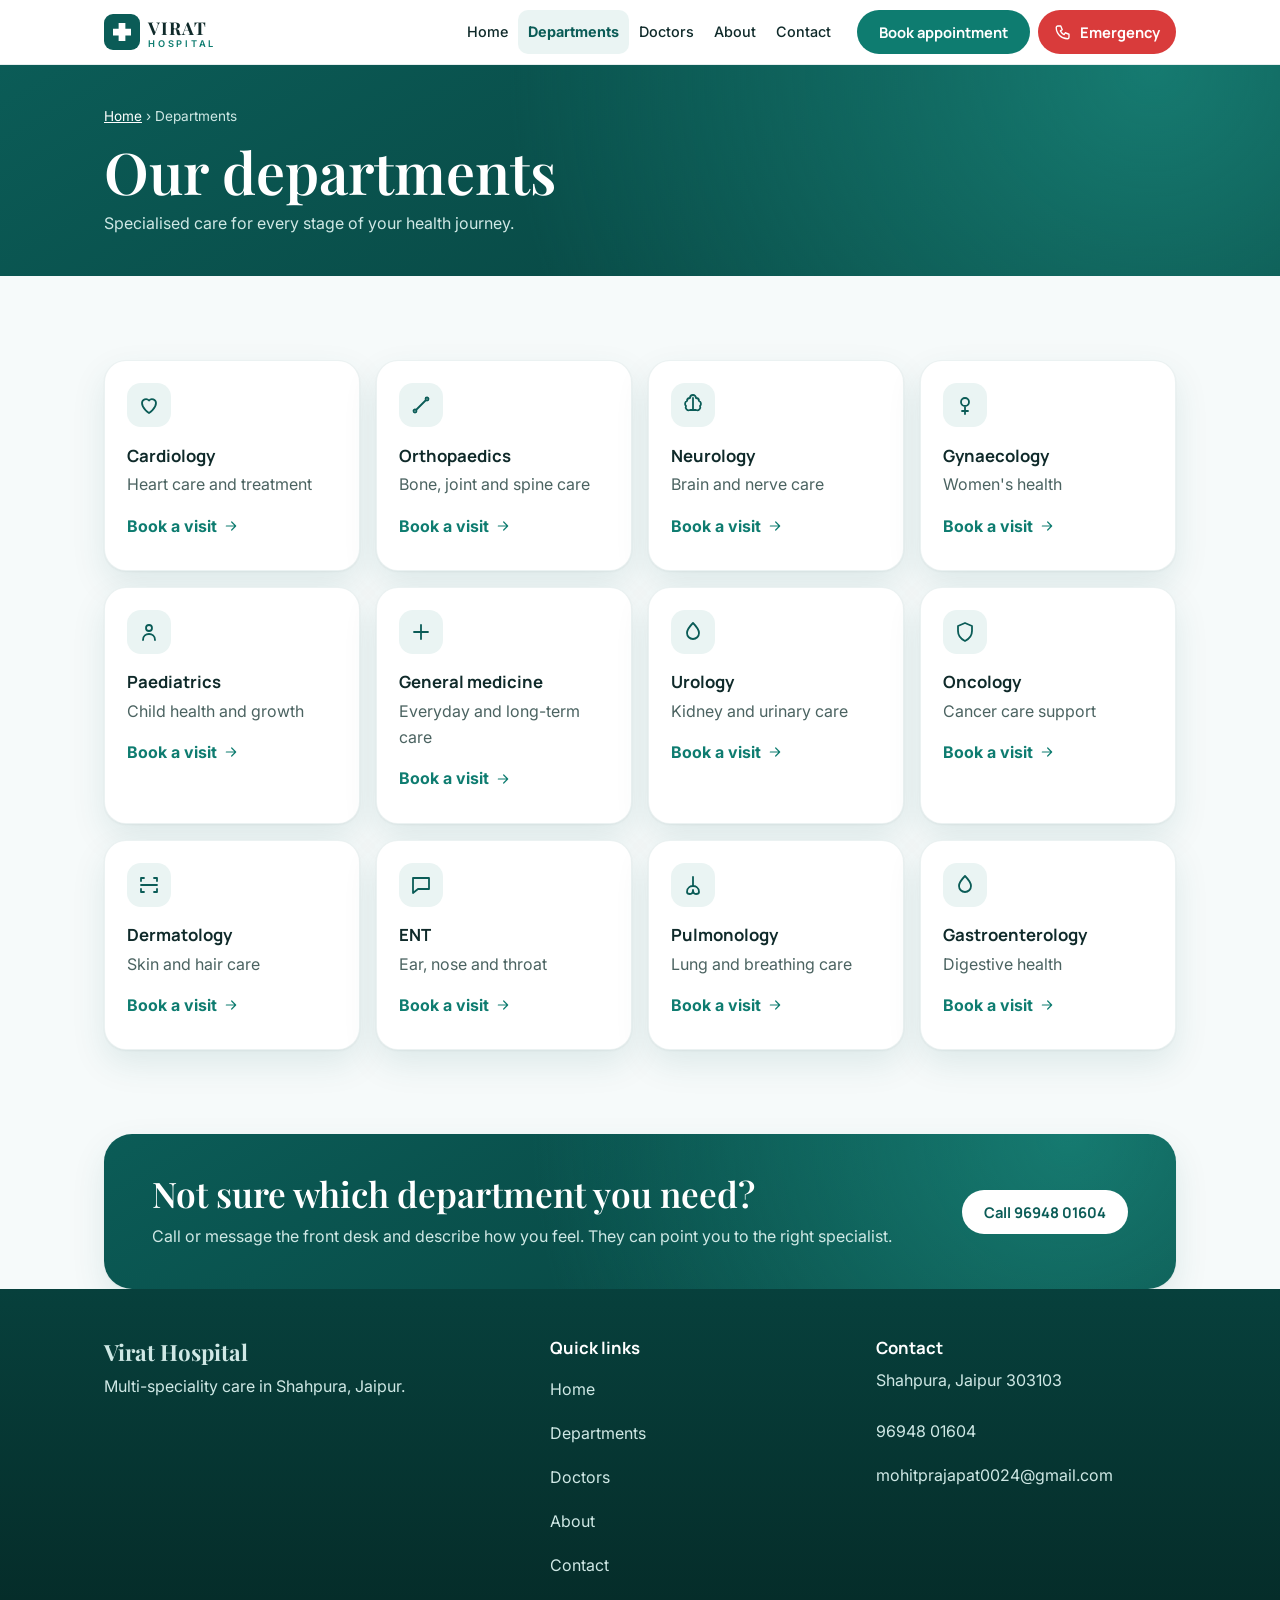
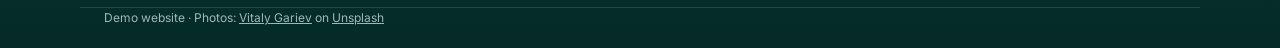
<file: departments.html>
<!DOCTYPE html>
<html lang="en"><head><meta charset="utf-8"><meta name="viewport" content="width=device-width, initial-scale=1">
<title>Departments | Virat Hospital</title><meta name="description" content="Specialities at Virat Hospital, Shahpura, Jaipur."><meta name="theme-color" content="#0B5C57">
<link rel="icon" href="assets/favicon.svg" type="image/svg+xml">
<meta property="og:type" content="website"><meta property="og:title" content="Departments | Virat Hospital"><meta property="og:description" content="Specialities at Virat Hospital, Shahpura, Jaipur."><meta property="og:image" content="assets/og.svg">
<link rel="preconnect" href="https://fonts.googleapis.com"><link rel="preconnect" href="https://fonts.gstatic.com" crossorigin>
<link href="https://fonts.googleapis.com/css2?family=Inter:wght@400;500;600&amp;family=Manrope:wght@600;700;800&amp;family=Playfair+Display:wght@600;700&amp;display=swap" rel="stylesheet">
<link rel="stylesheet" href="style.css"><script>document.documentElement.classList.add('js')</script></head>
<body><svg width="0" height="0" style="position:absolute" aria-hidden="true" focusable="false"><defs><symbol id="i-heart" viewBox="0 0 24 24"><path d="M12 20s-7-4.4-7-10a4 4 0 0 1 7-2.5A4 4 0 0 1 19 10c0 5.6-7 10-7 10z"/></symbol><symbol id="i-brain" viewBox="0 0 24 24"><path d="M9 5a3 3 0 0 0-3 3 3 3 0 0 0-1 5 3 3 0 0 0 4 4h6a3 3 0 0 0 4-4 3 3 0 0 0-1-5 3 3 0 0 0-3-3 3 3 0 0 0-6 0zM12 5v12"/></symbol><symbol id="i-bone" viewBox="0 0 24 24"><path d="M7.5 16.5l9-9M4.5 18a1.5 1.5 0 1 0 3 0 1.5 1.5 0 1 0-3 0M16.5 6a1.5 1.5 0 1 0 3 0 1.5 1.5 0 1 0-3 0"/></symbol><symbol id="i-child" viewBox="0 0 24 24"><path d="M9 8a3 3 0 1 0 6 0 3 3 0 1 0-6 0M6 20c0-4 3-6 6-6s6 2 6 6"/></symbol><symbol id="i-women" viewBox="0 0 24 24"><path d="M8 9a4 4 0 1 0 8 0 4 4 0 1 0-8 0M12 13v8M9 18h6"/></symbol><symbol id="i-cross" viewBox="0 0 24 24"><path d="M12 5v14M5 12h14"/></symbol><symbol id="i-drop" viewBox="0 0 24 24"><path d="M12 3s6 6 6 10a6 6 0 0 1-12 0c0-4 6-10 6-10z"/></symbol><symbol id="i-scan" viewBox="0 0 24 24"><path d="M4 8V5h3M17 5h3v3M20 16v3h-3M7 19H4v-3M4 12h16"/></symbol><symbol id="i-phone" viewBox="0 0 24 24"><path d="M5 4h4l2 5-2.5 1.5a11 11 0 0 0 5 5L15 13l5 2v4a2 2 0 0 1-2 2A15 15 0 0 1 3 6a2 2 0 0 1 2-2z"/></symbol><symbol id="i-chat" viewBox="0 0 24 24"><path d="M4 5h16v11H9l-5 4z"/></symbol><symbol id="i-pin" viewBox="0 0 24 24"><path d="M12 21s-6-5.5-6-11a6 6 0 0 1 12 0c0 5.5-6 11-6 11zM10 10a2 2 0 1 0 4 0 2 2 0 1 0-4 0"/></symbol><symbol id="i-mail" viewBox="0 0 24 24"><path d="M3 6h18v12H3zM3 7l9 7 9-7"/></symbol><symbol id="i-clock" viewBox="0 0 24 24"><path d="M3 12a9 9 0 1 0 18 0 9 9 0 1 0-18 0M12 7v5l3 2"/></symbol><symbol id="i-arr" viewBox="0 0 24 24"><path d="M5 12h14M13 6l6 6-6 6"/></symbol><symbol id="i-shield" viewBox="0 0 24 24"><path d="M12 3l7 3v5c0 5-3 8-7 10-4-2-7-5-7-10V6z"/></symbol><symbol id="i-lung" viewBox="0 0 24 24"><path d="M12 4v9M12 13c-2 0-6 1-6 6 0 1 1 2 3 2 2 0 3-2 3-4M12 13c2 0 6 1 6 6 0 1-1 2-3 2-2 0-3-2-3-4"/></symbol></defs></svg><a class="skip" href="#main">Skip to content</a>
<header class="site-header"><div class="wrap bar">
<a class="brand" href="index.html" aria-label="Virat Hospital, home"><svg class="mark" viewBox="0 0 64 64" aria-hidden="true"><rect width="64" height="64" rx="16" fill="#0B5C57"/><path d="M26 16h12v10h10v12H38v10H26V38H16V26h10z" fill="#fff"/></svg><span class="bt"><b>Virat</b><small>Hospital</small></span></a>
<nav id="nav" class="nav" aria-label="Main"><a href="index.html">Home</a><a href="departments.html" aria-current="page">Departments</a><a href="doctors.html">Doctors</a><a href="about.html">About</a><a href="contact.html">Contact</a></nav>
<a class="btn btn-book" href="contact.html#appointment">Book appointment</a>
<a class="btn btn-emergency" href="tel:+919694801604" aria-label="Emergency call"><svg class="i" viewBox="0 0 24 24" aria-hidden="true"><use href="#i-phone"/></svg>Emergency</a>
<button class="menu-btn" type="button" aria-expanded="false" aria-controls="nav" aria-label="Menu"><span></span><span></span><span></span></button></div></header>
<main id="main"><section class="banner"><div class="wrap"><p class="crumb"><a href="index.html">Home</a> &rsaquo; Departments</p><h1>Our departments</h1><p>Specialised care for every stage of your health journey.</p></div></section><section class="sec"><div class="wrap"><ul class="grid g4"><li class="card reveal"><svg class="i big" viewBox="0 0 24 24" aria-hidden="true"><use href="#i-heart"/></svg><h3>Cardiology</h3><p>Heart care and treatment</p><a class="link" href="contact.html#appointment">Book a visit <svg class="i sm" viewBox="0 0 24 24" aria-hidden="true"><use href="#i-arr"/></svg></a></li><li class="card reveal"><svg class="i big" viewBox="0 0 24 24" aria-hidden="true"><use href="#i-bone"/></svg><h3>Orthopaedics</h3><p>Bone, joint and spine care</p><a class="link" href="contact.html#appointment">Book a visit <svg class="i sm" viewBox="0 0 24 24" aria-hidden="true"><use href="#i-arr"/></svg></a></li><li class="card reveal"><svg class="i big" viewBox="0 0 24 24" aria-hidden="true"><use href="#i-brain"/></svg><h3>Neurology</h3><p>Brain and nerve care</p><a class="link" href="contact.html#appointment">Book a visit <svg class="i sm" viewBox="0 0 24 24" aria-hidden="true"><use href="#i-arr"/></svg></a></li><li class="card reveal"><svg class="i big" viewBox="0 0 24 24" aria-hidden="true"><use href="#i-women"/></svg><h3>Gynaecology</h3><p>Women's health</p><a class="link" href="contact.html#appointment">Book a visit <svg class="i sm" viewBox="0 0 24 24" aria-hidden="true"><use href="#i-arr"/></svg></a></li><li class="card reveal"><svg class="i big" viewBox="0 0 24 24" aria-hidden="true"><use href="#i-child"/></svg><h3>Paediatrics</h3><p>Child health and growth</p><a class="link" href="contact.html#appointment">Book a visit <svg class="i sm" viewBox="0 0 24 24" aria-hidden="true"><use href="#i-arr"/></svg></a></li><li class="card reveal"><svg class="i big" viewBox="0 0 24 24" aria-hidden="true"><use href="#i-cross"/></svg><h3>General medicine</h3><p>Everyday and long-term care</p><a class="link" href="contact.html#appointment">Book a visit <svg class="i sm" viewBox="0 0 24 24" aria-hidden="true"><use href="#i-arr"/></svg></a></li><li class="card reveal"><svg class="i big" viewBox="0 0 24 24" aria-hidden="true"><use href="#i-drop"/></svg><h3>Urology</h3><p>Kidney and urinary care</p><a class="link" href="contact.html#appointment">Book a visit <svg class="i sm" viewBox="0 0 24 24" aria-hidden="true"><use href="#i-arr"/></svg></a></li><li class="card reveal"><svg class="i big" viewBox="0 0 24 24" aria-hidden="true"><use href="#i-shield"/></svg><h3>Oncology</h3><p>Cancer care support</p><a class="link" href="contact.html#appointment">Book a visit <svg class="i sm" viewBox="0 0 24 24" aria-hidden="true"><use href="#i-arr"/></svg></a></li><li class="card reveal"><svg class="i big" viewBox="0 0 24 24" aria-hidden="true"><use href="#i-scan"/></svg><h3>Dermatology</h3><p>Skin and hair care</p><a class="link" href="contact.html#appointment">Book a visit <svg class="i sm" viewBox="0 0 24 24" aria-hidden="true"><use href="#i-arr"/></svg></a></li><li class="card reveal"><svg class="i big" viewBox="0 0 24 24" aria-hidden="true"><use href="#i-chat"/></svg><h3>ENT</h3><p>Ear, nose and throat</p><a class="link" href="contact.html#appointment">Book a visit <svg class="i sm" viewBox="0 0 24 24" aria-hidden="true"><use href="#i-arr"/></svg></a></li><li class="card reveal"><svg class="i big" viewBox="0 0 24 24" aria-hidden="true"><use href="#i-lung"/></svg><h3>Pulmonology</h3><p>Lung and breathing care</p><a class="link" href="contact.html#appointment">Book a visit <svg class="i sm" viewBox="0 0 24 24" aria-hidden="true"><use href="#i-arr"/></svg></a></li><li class="card reveal"><svg class="i big" viewBox="0 0 24 24" aria-hidden="true"><use href="#i-drop"/></svg><h3>Gastroenterology</h3><p>Digestive health</p><a class="link" href="contact.html#appointment">Book a visit <svg class="i sm" viewBox="0 0 24 24" aria-hidden="true"><use href="#i-arr"/></svg></a></li></ul></div></section><section class="wrap pad"><div class="cta reveal"><div><h2>Not sure which department you need?</h2><p>Call or message the front desk and describe how you feel. They can point you to the right specialist.</p></div><a class="btn btn-light" href="tel:+919694801604">Call 96948 01604</a></div></section></main>
<footer class="footer"><div class="wrap fgrid"><div><p class="fb">Virat Hospital</p><p>Multi-speciality care in Shahpura, Jaipur.</p></div>
<div><h3>Quick links</h3><a href="index.html">Home</a><a href="departments.html" aria-current="page">Departments</a><a href="doctors.html">Doctors</a><a href="about.html">About</a><a href="contact.html">Contact</a></div>
<div><h3>Contact</h3><p>Shahpura, Jaipur 303103</p><a href="tel:+919694801604">96948 01604</a><a href="mailto:mohitprajapat0024@gmail.com">mohitprajapat0024@gmail.com</a></div></div>
<div class="wrap fbot"><p class="tiny">Demo website &middot; Photos: <a href="https://unsplash.com/@silverkblack" target="_blank" rel="noopener">Vitaly Gariev</a> on <a href="https://unsplash.com" target="_blank" rel="noopener">Unsplash</a></p></div></footer>
<nav class="dock" aria-label="Quick actions"><a href="tel:+919694801604">Call</a><a href="https://wa.me/919694801604" target="_blank" rel="noopener">WhatsApp</a><a href="contact.html#appointment">Book</a></nav>
<script src="script.js" defer></script></body></html>
</file>
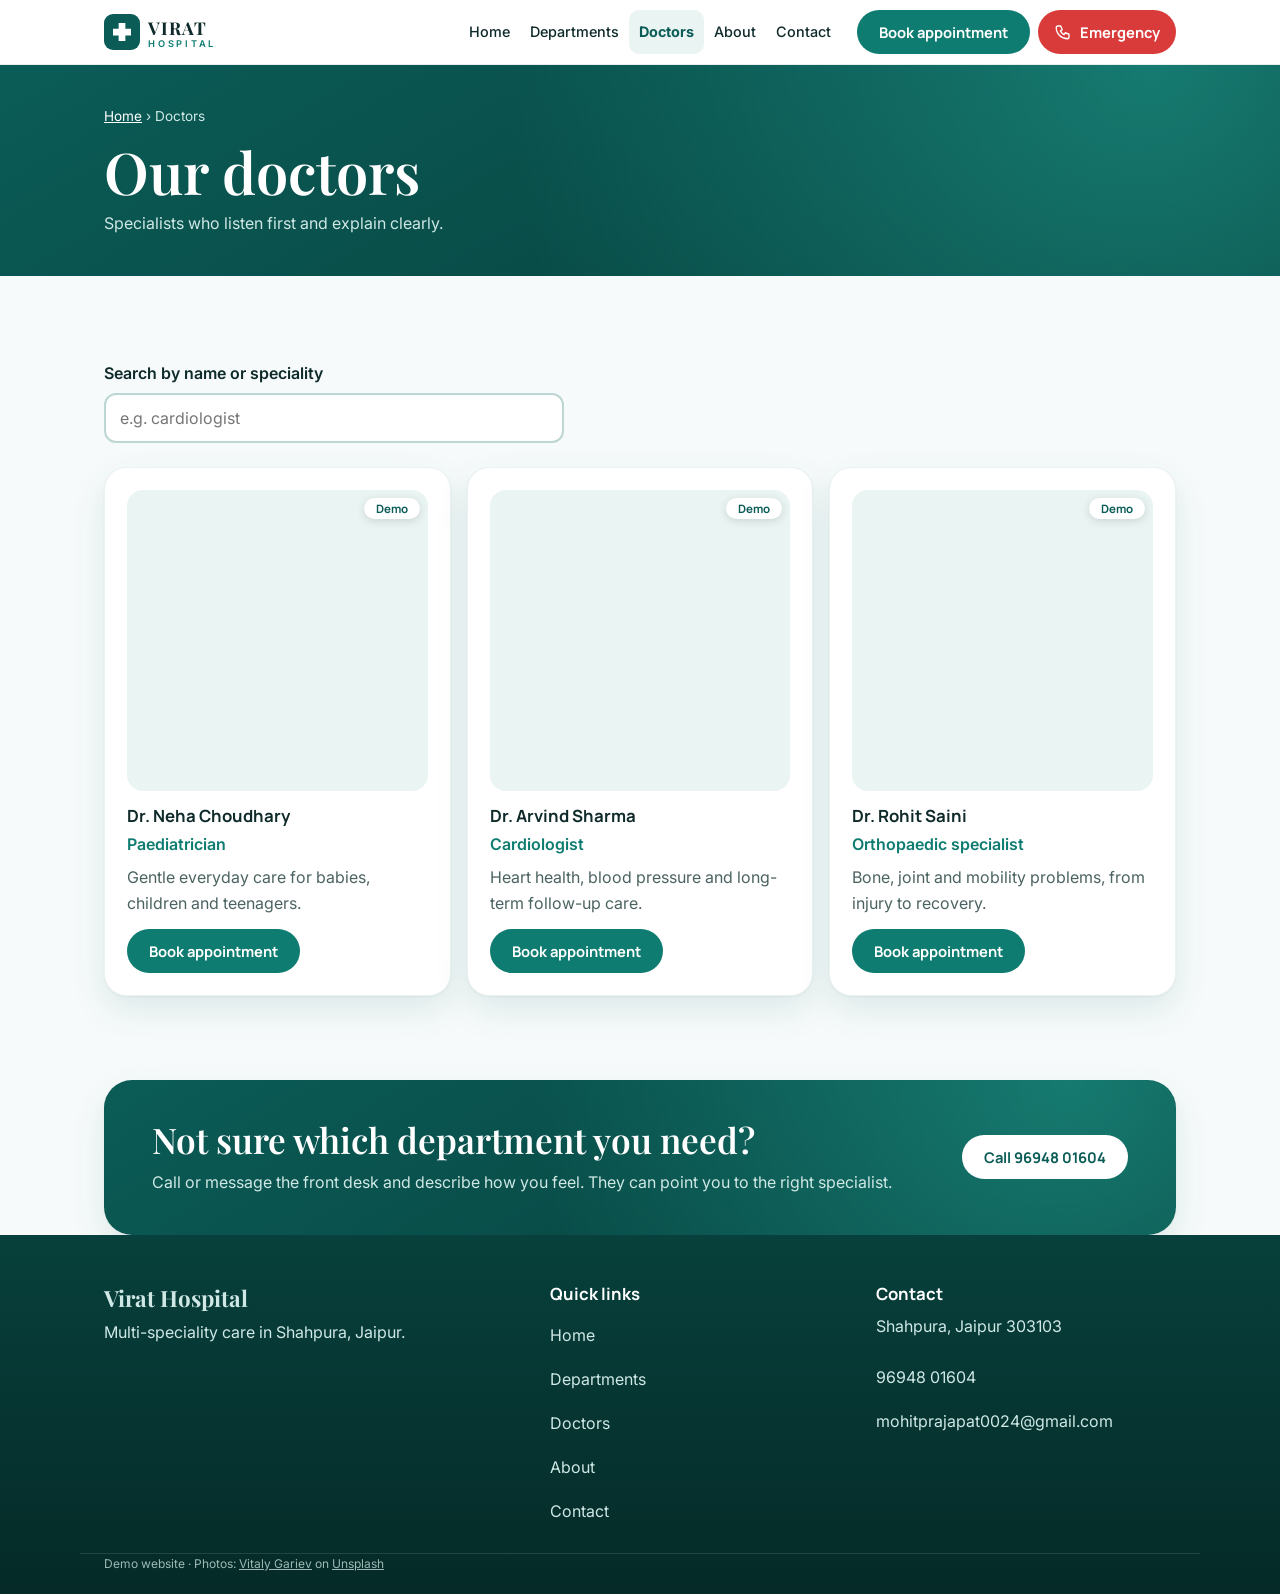
<file: doctors.html>
<!DOCTYPE html>
<html lang="en"><head><meta charset="utf-8"><meta name="viewport" content="width=device-width, initial-scale=1">
<title>Doctors | Virat Hospital</title><meta name="description" content="Meet the doctors at Virat Hospital, Shahpura, Jaipur."><meta name="theme-color" content="#0B5C57">
<link rel="icon" href="assets/favicon.svg" type="image/svg+xml">
<meta property="og:type" content="website"><meta property="og:title" content="Doctors | Virat Hospital"><meta property="og:description" content="Meet the doctors at Virat Hospital, Shahpura, Jaipur."><meta property="og:image" content="assets/og.svg">
<link rel="preconnect" href="https://fonts.googleapis.com"><link rel="preconnect" href="https://fonts.gstatic.com" crossorigin>
<link href="https://fonts.googleapis.com/css2?family=Inter:wght@400;500;600&amp;family=Manrope:wght@600;700;800&amp;family=Playfair+Display:wght@600;700&amp;display=swap" rel="stylesheet">
<link rel="stylesheet" href="style.css"><script>document.documentElement.classList.add('js')</script></head>
<body><svg width="0" height="0" style="position:absolute" aria-hidden="true" focusable="false"><defs><symbol id="i-heart" viewBox="0 0 24 24"><path d="M12 20s-7-4.4-7-10a4 4 0 0 1 7-2.5A4 4 0 0 1 19 10c0 5.6-7 10-7 10z"/></symbol><symbol id="i-brain" viewBox="0 0 24 24"><path d="M9 5a3 3 0 0 0-3 3 3 3 0 0 0-1 5 3 3 0 0 0 4 4h6a3 3 0 0 0 4-4 3 3 0 0 0-1-5 3 3 0 0 0-3-3 3 3 0 0 0-6 0zM12 5v12"/></symbol><symbol id="i-bone" viewBox="0 0 24 24"><path d="M7.5 16.5l9-9M4.5 18a1.5 1.5 0 1 0 3 0 1.5 1.5 0 1 0-3 0M16.5 6a1.5 1.5 0 1 0 3 0 1.5 1.5 0 1 0-3 0"/></symbol><symbol id="i-child" viewBox="0 0 24 24"><path d="M9 8a3 3 0 1 0 6 0 3 3 0 1 0-6 0M6 20c0-4 3-6 6-6s6 2 6 6"/></symbol><symbol id="i-women" viewBox="0 0 24 24"><path d="M8 9a4 4 0 1 0 8 0 4 4 0 1 0-8 0M12 13v8M9 18h6"/></symbol><symbol id="i-cross" viewBox="0 0 24 24"><path d="M12 5v14M5 12h14"/></symbol><symbol id="i-drop" viewBox="0 0 24 24"><path d="M12 3s6 6 6 10a6 6 0 0 1-12 0c0-4 6-10 6-10z"/></symbol><symbol id="i-scan" viewBox="0 0 24 24"><path d="M4 8V5h3M17 5h3v3M20 16v3h-3M7 19H4v-3M4 12h16"/></symbol><symbol id="i-phone" viewBox="0 0 24 24"><path d="M5 4h4l2 5-2.5 1.5a11 11 0 0 0 5 5L15 13l5 2v4a2 2 0 0 1-2 2A15 15 0 0 1 3 6a2 2 0 0 1 2-2z"/></symbol><symbol id="i-chat" viewBox="0 0 24 24"><path d="M4 5h16v11H9l-5 4z"/></symbol><symbol id="i-pin" viewBox="0 0 24 24"><path d="M12 21s-6-5.5-6-11a6 6 0 0 1 12 0c0 5.5-6 11-6 11zM10 10a2 2 0 1 0 4 0 2 2 0 1 0-4 0"/></symbol><symbol id="i-mail" viewBox="0 0 24 24"><path d="M3 6h18v12H3zM3 7l9 7 9-7"/></symbol><symbol id="i-clock" viewBox="0 0 24 24"><path d="M3 12a9 9 0 1 0 18 0 9 9 0 1 0-18 0M12 7v5l3 2"/></symbol><symbol id="i-arr" viewBox="0 0 24 24"><path d="M5 12h14M13 6l6 6-6 6"/></symbol><symbol id="i-shield" viewBox="0 0 24 24"><path d="M12 3l7 3v5c0 5-3 8-7 10-4-2-7-5-7-10V6z"/></symbol><symbol id="i-lung" viewBox="0 0 24 24"><path d="M12 4v9M12 13c-2 0-6 1-6 6 0 1 1 2 3 2 2 0 3-2 3-4M12 13c2 0 6 1 6 6 0 1-1 2-3 2-2 0-3-2-3-4"/></symbol></defs></svg><a class="skip" href="#main">Skip to content</a>
<header class="site-header"><div class="wrap bar">
<a class="brand" href="index.html" aria-label="Virat Hospital, home"><svg class="mark" viewBox="0 0 64 64" aria-hidden="true"><rect width="64" height="64" rx="16" fill="#0B5C57"/><path d="M26 16h12v10h10v12H38v10H26V38H16V26h10z" fill="#fff"/></svg><span class="bt"><b>Virat</b><small>Hospital</small></span></a>
<nav id="nav" class="nav" aria-label="Main"><a href="index.html">Home</a><a href="departments.html">Departments</a><a href="doctors.html" aria-current="page">Doctors</a><a href="about.html">About</a><a href="contact.html">Contact</a></nav>
<a class="btn btn-book" href="contact.html#appointment">Book appointment</a>
<a class="btn btn-emergency" href="tel:+919694801604" aria-label="Emergency call"><svg class="i" viewBox="0 0 24 24" aria-hidden="true"><use href="#i-phone"/></svg>Emergency</a>
<button class="menu-btn" type="button" aria-expanded="false" aria-controls="nav" aria-label="Menu"><span></span><span></span><span></span></button></div></header>
<main id="main"><section class="banner"><div class="wrap"><p class="crumb"><a href="index.html">Home</a> &rsaquo; Doctors</p><h1>Our doctors</h1><p>Specialists who listen first and explain clearly.</p></div></section><section class="sec"><div class="wrap"><div class="search"><label for="dsearch">Search by name or speciality</label><input id="dsearch" type="search" placeholder="e.g. cardiologist"></div><ul class="grid g3" id="dlist"><li class="card dcard reveal" data-s="dr. neha choudhary paediatrician"><div class="photo"><img src="https://images.unsplash.com/photo-1758691462848-31a39258dbd8?auto=format&amp;fit=crop&amp;crop=faces&amp;w=480&amp;h=480&amp;q=75" alt="Dr. Neha Choudhary" width="480" height="480" decoding="async" loading="lazy" onerror="this.remove()"></div><span class="demo">Demo</span><h3>Dr. Neha Choudhary</h3><p class="role">Paediatrician</p><p>Gentle everyday care for babies, children and teenagers.</p><a class="btn btn-sm" href="contact.html#appointment">Book appointment</a></li><li class="card dcard reveal" data-s="dr. arvind sharma cardiologist"><div class="photo"><img src="https://images.unsplash.com/photo-1758691461513-88a0aef72160?auto=format&amp;fit=crop&amp;crop=faces&amp;w=480&amp;h=480&amp;q=75" alt="Dr. Arvind Sharma" width="480" height="480" decoding="async" loading="lazy" onerror="this.remove()"></div><span class="demo">Demo</span><h3>Dr. Arvind Sharma</h3><p class="role">Cardiologist</p><p>Heart health, blood pressure and long-term follow-up care.</p><a class="btn btn-sm" href="contact.html#appointment">Book appointment</a></li><li class="card dcard reveal" data-s="dr. rohit saini orthopaedic specialist"><div class="photo"><img src="https://images.unsplash.com/photo-1758691463384-771db2f192b3?auto=format&amp;fit=crop&amp;crop=faces&amp;w=480&amp;h=480&amp;q=75" alt="Dr. Rohit Saini" width="480" height="480" decoding="async" loading="lazy" onerror="this.remove()"></div><span class="demo">Demo</span><h3>Dr. Rohit Saini</h3><p class="role">Orthopaedic specialist</p><p>Bone, joint and mobility problems, from injury to recovery.</p><a class="btn btn-sm" href="contact.html#appointment">Book appointment</a></li></ul><p id="dnone" class="more" hidden>No doctors match your search.</p></div></section><section class="wrap pad"><div class="cta reveal"><div><h2>Not sure which department you need?</h2><p>Call or message the front desk and describe how you feel. They can point you to the right specialist.</p></div><a class="btn btn-light" href="tel:+919694801604">Call 96948 01604</a></div></section></main>
<footer class="footer"><div class="wrap fgrid"><div><p class="fb">Virat Hospital</p><p>Multi-speciality care in Shahpura, Jaipur.</p></div>
<div><h3>Quick links</h3><a href="index.html">Home</a><a href="departments.html">Departments</a><a href="doctors.html" aria-current="page">Doctors</a><a href="about.html">About</a><a href="contact.html">Contact</a></div>
<div><h3>Contact</h3><p>Shahpura, Jaipur 303103</p><a href="tel:+919694801604">96948 01604</a><a href="mailto:mohitprajapat0024@gmail.com">mohitprajapat0024@gmail.com</a></div></div>
<div class="wrap fbot"><p class="tiny">Demo website &middot; Photos: <a href="https://unsplash.com/@silverkblack" target="_blank" rel="noopener">Vitaly Gariev</a> on <a href="https://unsplash.com" target="_blank" rel="noopener">Unsplash</a></p></div></footer>
<nav class="dock" aria-label="Quick actions"><a href="tel:+919694801604">Call</a><a href="https://wa.me/919694801604" target="_blank" rel="noopener">WhatsApp</a><a href="contact.html#appointment">Book</a></nav>
<script src="script.js" defer></script></body></html>
</file>
<file: style.css>
:root{--deep:#0B5C57;--main:#0E7C70;--acc:#1F9C8E;--soft:#EAF4F3;--ink:#0F2A2A;--bg:#F6FAFA;--muted:#4B6361;--red:#D93B3B;--sh:0 1px 2px rgba(15,42,42,.05),0 14px 34px rgba(11,92,87,.10);
--serif:"Playfair Display",Georgia,"Times New Roman",serif;--head:"Manrope",system-ui,-apple-system,"Segoe UI",Roboto,sans-serif;--body:"Inter",system-ui,-apple-system,"Segoe UI",Roboto,sans-serif}
*,*::before,*::after{box-sizing:border-box}
html{scroll-behavior:smooth;scroll-padding-top:80px;-webkit-text-size-adjust:100%}
body{margin:0;background:var(--bg);color:var(--ink);font:400 1rem/1.65 var(--body);overflow-x:hidden;padding-bottom:64px}
h1,h2{font-family:var(--serif);line-height:1.12;margin:0 0 .6rem;font-weight:600}
h1{font-size:clamp(2.1rem,9vw,3.6rem)}h2{font-size:clamp(1.5rem,5vw,2.2rem)}
h3{font:700 1.05rem/1.3 var(--head);margin:0 0 .3rem}
p{margin:0 0 1rem}ul{list-style:none;margin:0;padding:0}img,svg{max-width:100%}
a{color:var(--main)}
:focus-visible{outline:3px solid var(--acc);outline-offset:3px;border-radius:6px}
.wrap{width:100%;max-width:1120px;margin:0 auto;padding:0 16px}
.skip{position:absolute;left:8px;top:-60px;background:var(--deep);color:#fff;padding:12px 16px;border-radius:10px;z-index:100}.skip:focus{top:8px}
.i{width:24px;height:24px;fill:none;stroke:currentColor;stroke-width:1.8;stroke-linecap:round;stroke-linejoin:round;flex:none}
.i.big{width:44px;height:44px;padding:10px;border-radius:14px;background:var(--soft);color:var(--deep);margin-bottom:10px}.i.sm{width:16px;height:16px}
/* header */
.site-header{position:sticky;top:0;z-index:50;background:rgba(255,255,255,.96);backdrop-filter:blur(8px);border-bottom:1px solid rgba(11,92,87,.1)}
.bar{display:flex;align-items:center;gap:8px;min-height:64px}
.brand{display:flex;align-items:center;gap:8px;text-decoration:none;color:var(--ink);min-height:44px;margin-right:auto}
.mark{width:36px;height:36px;flex:none}.bt{display:flex;flex-direction:column;line-height:1.05}
.bt b{font:700 1.1rem var(--serif);letter-spacing:.06em;text-transform:uppercase}.bt small{font-size:.58rem;letter-spacing:.3em;text-transform:uppercase;color:var(--main);font-weight:600}
.nav{display:none;position:absolute;left:0;right:0;top:100%;flex-direction:column;background:#fff;padding:8px 16px 16px;box-shadow:var(--sh)}.nav.open{display:flex}
.nav a{display:flex;align-items:center;min-height:44px;padding:0 10px;color:var(--ink);text-decoration:none;font-weight:500;border-radius:10px}
.nav a:hover,.nav a[aria-current]{background:var(--soft);color:var(--deep)}.nav a[aria-current]{font-weight:700}
.menu-btn{width:44px;height:44px;border:1px solid rgba(11,92,87,.25);background:#fff;border-radius:12px;display:flex;flex-direction:column;justify-content:center;gap:5px;padding:0 11px;cursor:pointer}
.menu-btn span{height:2px;background:var(--deep);border-radius:2px;transition:transform .2s}
.menu-btn[aria-expanded=true] span:nth-child(1){transform:translateY(7px) rotate(45deg)}.menu-btn[aria-expanded=true] span:nth-child(2){opacity:0}.menu-btn[aria-expanded=true] span:nth-child(3){transform:translateY(-7px) rotate(-45deg)}
/* buttons */
.btn{display:inline-flex;align-items:center;justify-content:center;gap:8px;min-height:44px;padding:0 20px;border-radius:99px;font:700 .92rem var(--head);text-decoration:none;border:2px solid transparent;cursor:pointer;transition:transform .15s,background .15s}
.btn:hover{transform:translateY(-1px)}.btn .i{width:18px;height:18px}
.btn-primary,.btn-book,.btn-sm{background:var(--main);color:#fff}.btn-primary:hover,.btn-book:hover,.btn-sm:hover{background:var(--deep)}
.btn-ghost{border-color:var(--main);color:var(--main);background:transparent}.btn-ghost:hover{background:var(--soft)}
.btn-light{background:#fff;color:var(--deep)}.btn-light:hover{background:var(--soft)}
.btn-emergency{background:var(--red);color:#fff;padding:0 14px}.btn-emergency:hover{background:#b92f2f}
.btn-book{display:none}.btn-sm{min-height:44px;margin-top:6px}
/* hero */
.hero{padding:28px 0 88px;background:radial-gradient(circle at 100% 0,rgba(31,156,142,.18),transparent 55%),linear-gradient(180deg,#EAF4F3,#F6FAFA)}
.hero-grid{display:grid;gap:28px;align-items:center}
.kicker{font:700 .72rem var(--head);letter-spacing:.16em;text-transform:uppercase;color:var(--deep);margin:0 0 12px}
.hero h1{max-width:11em}.lead{color:var(--muted);max-width:32em}.hindi{color:var(--deep);font-weight:500}
.actions{display:flex;flex-wrap:wrap;gap:12px;margin:20px 0 0}
.hp{margin:0;position:relative;border-radius:28px;overflow:hidden;aspect-ratio:4/5;background:var(--soft);box-shadow:0 24px 60px rgba(11,92,87,.2)}
.hp img{position:absolute;inset:0;width:100%;height:100%;object-fit:cover;object-position:50% 25%}
.qwrap{margin-top:-56px;position:relative;z-index:2}
.qbar{display:grid;grid-template-columns:1fr 1fr;gap:4px;background:#fff;border-radius:24px;padding:10px;box-shadow:0 18px 50px rgba(11,92,87,.16);border:1px solid rgba(11,92,87,.08)}
.qbar li{display:flex;flex-direction:column;gap:2px;padding:12px;font-size:.8rem;color:var(--muted)}.qbar .i{color:var(--main);margin-bottom:4px}.qbar b{color:var(--ink);font:700 .9rem var(--head)}
/* sections */
.sec{padding:64px 0}.soft{background:var(--soft)}.pad{padding-top:24px;padding-bottom:24px}
.sh{margin-bottom:28px;max-width:640px}.sh p{color:var(--muted)}.sh h2::after{content:"";display:block;width:48px;height:4px;border-radius:4px;background:var(--acc);margin-top:12px}
.tiles{display:grid;grid-template-columns:repeat(2,1fr);gap:12px}
.tile{display:flex;flex-direction:column;gap:2px;height:100%;padding:18px 14px;background:#fff;border-radius:18px;text-decoration:none;color:var(--ink);box-shadow:var(--sh);border:1px solid rgba(11,92,87,.08);transition:transform .2s}
.tile .i{width:32px;height:32px;color:var(--main);margin-bottom:8px}.tile b{font:700 .95rem var(--head)}.tile small{color:var(--muted)}
.more{margin:24px 0 0}.more a{display:inline-flex;align-items:center;gap:6px;min-height:44px;font-weight:700;text-decoration:none}
.grid{display:grid;gap:16px}
.card{position:relative;background:#fff;border-radius:22px;padding:22px;box-shadow:var(--sh);border:1px solid rgba(11,92,87,.08)}
.card p{color:var(--muted);margin:0 0 6px}.card .link{display:inline-flex;align-items:center;gap:6px;min-height:44px;font-weight:700;text-decoration:none}
.photo{aspect-ratio:1/1;border-radius:16px;overflow:hidden;background:var(--soft);margin-bottom:14px}.photo img{width:100%;height:100%;object-fit:cover;display:block}
.role{color:var(--main)!important;font-weight:600}
.demo{position:absolute;top:30px;right:30px;background:#fff;color:var(--deep);font:700 .72rem var(--head);padding:3px 12px;border-radius:99px;box-shadow:0 2px 8px rgba(15,42,42,.15)}
.search{max-width:460px;margin-bottom:24px}
/* banners */
.banner{padding:40px 0;color:#fff;background:radial-gradient(circle at 90% 0,rgba(31,156,142,.6),transparent 55%),linear-gradient(150deg,#0B5C57,#07403c)}
.banner h1{color:#fff;margin-bottom:6px}.banner p{margin:0;color:#cfe8e5}.banner .crumb{font-size:.85rem;margin-bottom:12px}.banner a{color:#fff}
.facil,.cta,.urgent{display:grid;gap:20px;align-items:center;padding:28px 22px;border-radius:28px;color:#fff;background:radial-gradient(circle at 90% 0,rgba(31,156,142,.6),transparent 55%),linear-gradient(150deg,#0B5C57,#07403c);box-shadow:var(--sh)}
.facil h2,.cta h2,.urgent h2{color:#fff}.facil p,.cta p,.urgent p{color:#cfe8e5;margin:0 0 14px}.cta p,.urgent p{margin:0}
.urgent{background:#fff;color:var(--ink);border:1px solid rgba(217,59,59,.25)}.urgent h2{color:var(--ink)}.urgent p{color:var(--muted)}
.bld{width:100%;max-width:340px;height:auto;margin:0 auto;display:block}
.info{background:#07403c;color:#fff;padding:28px 0}.igrid{display:grid;gap:18px}
.igrid>div{display:grid;grid-template-columns:28px 1fr;column-gap:12px;align-items:center}.igrid .i{grid-row:span 2;color:#9fd8d1}.igrid span{color:#cfe8e5}
/* about/contact */
.two{display:grid;gap:32px;align-items:center}.art{background:var(--soft);border-radius:28px;padding:28px}
.clist li{display:flex;gap:14px;align-items:flex-start;margin-bottom:16px}.clist .i.big{margin:0}.clist span{display:flex;flex-direction:column}.clist b{font:700 1rem var(--head)}.clist a{display:inline-flex;align-items:center;min-height:44px;font-weight:600;word-break:break-all}
.map{position:relative;border-radius:24px;overflow:hidden;box-shadow:var(--sh);margin-top:20px}.map svg{width:100%;display:block;aspect-ratio:5/3}.map .btn{position:absolute;left:12px;bottom:12px}
.form{background:#fff;padding:26px 22px;border-radius:26px;box-shadow:var(--sh);border:1px solid rgba(11,92,87,.08)}
.field{margin-bottom:16px}label{display:block;font-weight:600;margin-bottom:6px}
input,select,textarea{width:100%;min-height:44px;padding:10px 14px;font:inherit;color:var(--ink);background:#fff;border:2px solid #bcd6d3;border-radius:12px}
input:focus,select:focus,textarea:focus{outline:3px solid var(--acc);outline-offset:1px;border-color:var(--deep)}
[aria-invalid=true]{border-color:var(--red)}.err{color:#a82a2a;font-size:.9rem;margin:6px 0 0}.status{margin:12px 0 0;color:var(--deep);font-weight:600}
/* footer */
.footer{background:linear-gradient(180deg,#07403c,#052a27);color:#fff;padding:48px 0 20px}
.fgrid{display:grid;gap:26px}.fb{font:700 1.4rem var(--serif);margin:0 0 6px}.footer h3{color:#fff;margin-bottom:8px}.footer p{color:#cfe8e5}
.footer a{display:flex;align-items:center;min-height:44px;color:#cfe8e5;text-decoration:none;word-break:break-all}.footer a:hover{color:#fff}
.fbot{margin-top:20px;padding-top:14px;border-top:1px solid rgba(255,255,255,.12)}.tiny{margin:0;font-size:.75rem;opacity:.75}.tiny a{display:inline;min-height:0;text-decoration:underline}
.dock{position:fixed;left:0;right:0;bottom:0;z-index:60;display:grid;grid-template-columns:repeat(3,1fr);gap:8px;padding:8px 12px calc(8px + env(safe-area-inset-bottom,0px));background:rgba(255,255,255,.97);border-top:1px solid rgba(11,92,87,.15)}
.dock a{display:flex;align-items:center;justify-content:center;min-height:44px;border-radius:99px;background:var(--soft);color:var(--deep);font:700 .95rem var(--head);text-decoration:none}.dock a:last-child{background:var(--main);color:#fff}
/* reveal */
.js .reveal{opacity:0;transform:translateY(16px);transition:opacity .6s ease,transform .6s ease}.js .reveal.in{opacity:1;transform:none}
@media(min-width:600px){.wrap{padding:0 24px}.grid.g3,.grid.g4{grid-template-columns:repeat(2,1fr)}.tiles{grid-template-columns:repeat(3,1fr)}.igrid{grid-template-columns:1fr 1fr}}
@media(min-width:900px){
 body{padding-bottom:0}.dock{display:none}.sec{padding:84px 0}
 .menu-btn{display:none}.nav{display:flex;position:static;flex-direction:row;background:none;box-shadow:none;padding:0;margin-left:auto;margin-right:8px}.nav a{padding:0 10px;font-size:.9rem}.brand{margin-right:0}
 .hero{padding:56px 0 116px}.hero-grid{grid-template-columns:1.05fr .95fr;gap:48px}.hp{aspect-ratio:5/6;max-height:580px;border-radius:36px}
 .qbar{grid-template-columns:repeat(4,1fr)}.qbar li+li{border-left:1px solid rgba(11,92,87,.12)}
 .grid.g3{grid-template-columns:repeat(3,1fr)}.grid.g4{grid-template-columns:repeat(4,1fr)}.tiles{grid-template-columns:repeat(6,1fr)}
 .facil,.cta,.urgent{grid-template-columns:1fr 1.3fr;padding:40px 48px}.cta,.urgent{grid-template-columns:1.6fr auto}
 .igrid{grid-template-columns:repeat(3,1fr) auto}.two{grid-template-columns:1fr 1fr;gap:56px;align-items:start}.fgrid{grid-template-columns:1.4fr 1fr 1fr}
}
@media(min-width:1100px){.btn-book{display:inline-flex}}
@media(hover:hover){.tile:hover{transform:translateY(-4px)}}
@media(prefers-reduced-motion:reduce){html{scroll-behavior:auto}*{transition:none!important;animation:none!important}.js .reveal{opacity:1;transform:none}}
</file>
